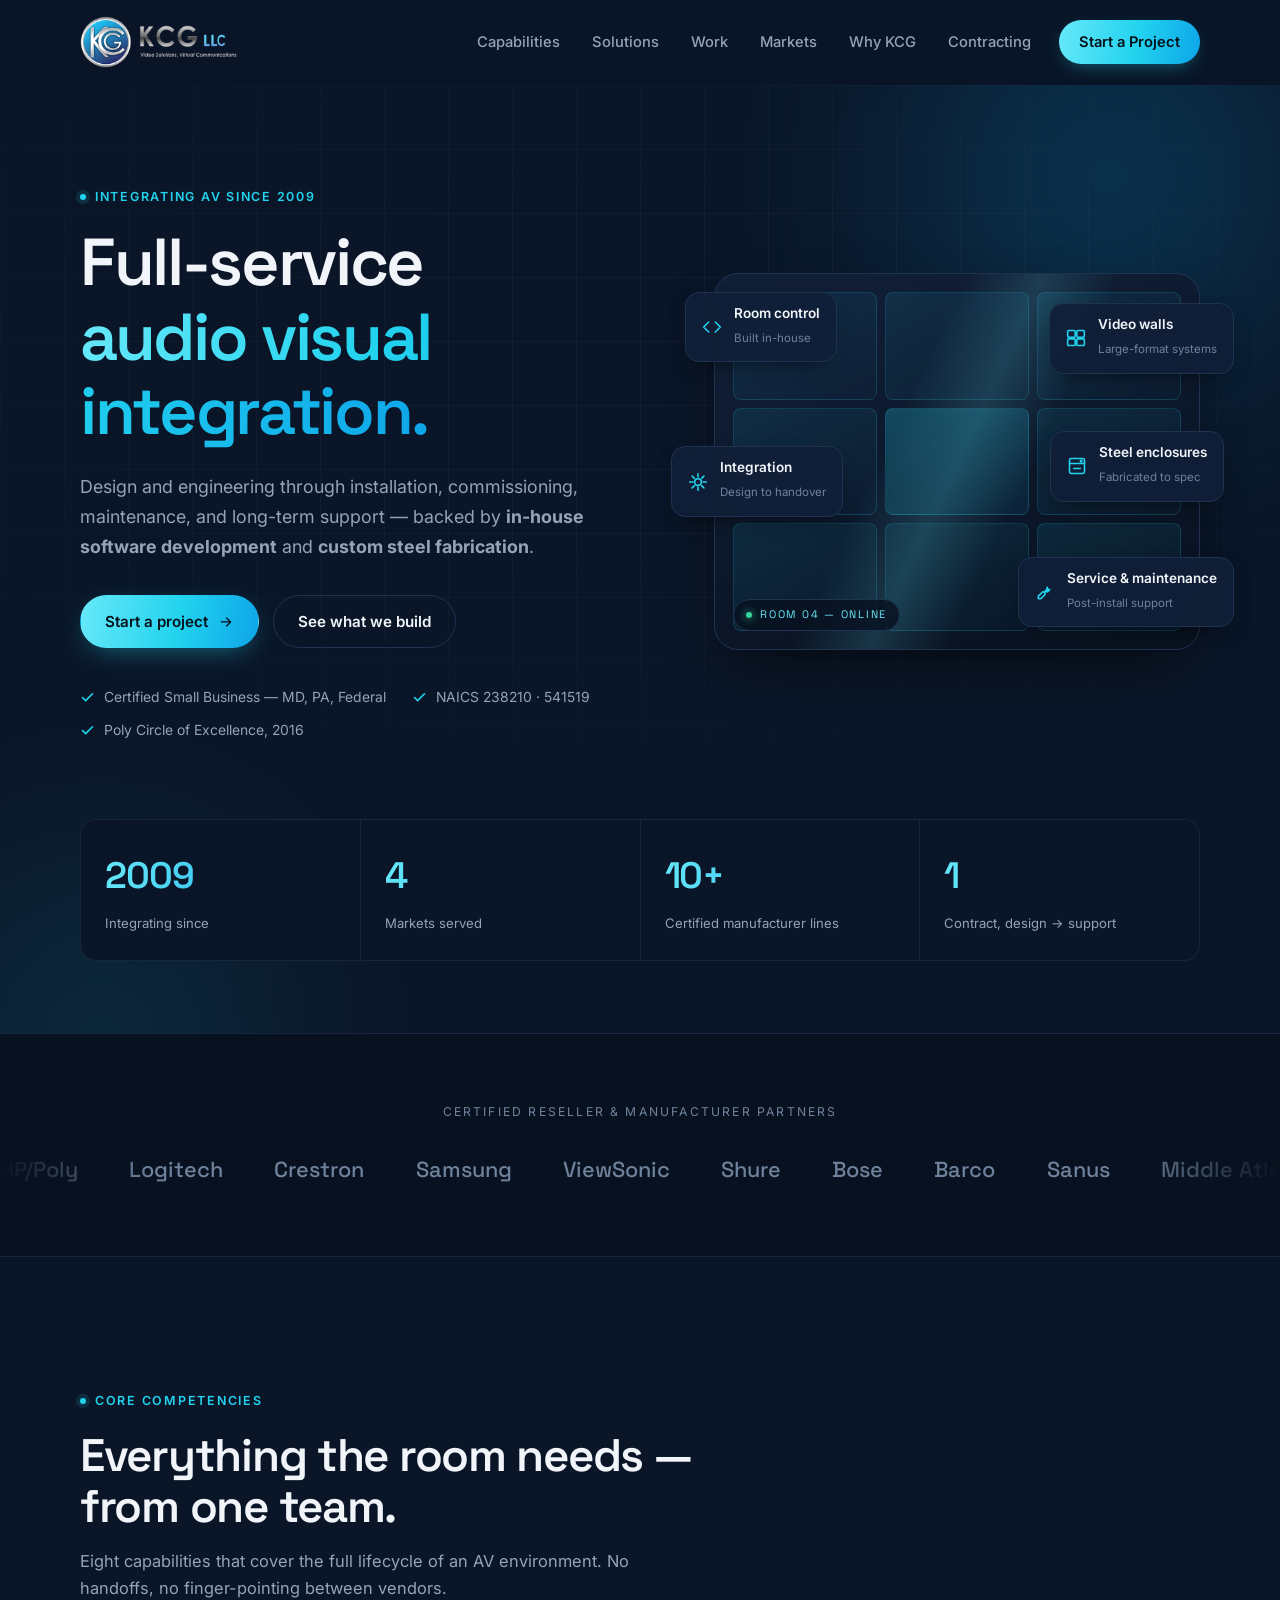
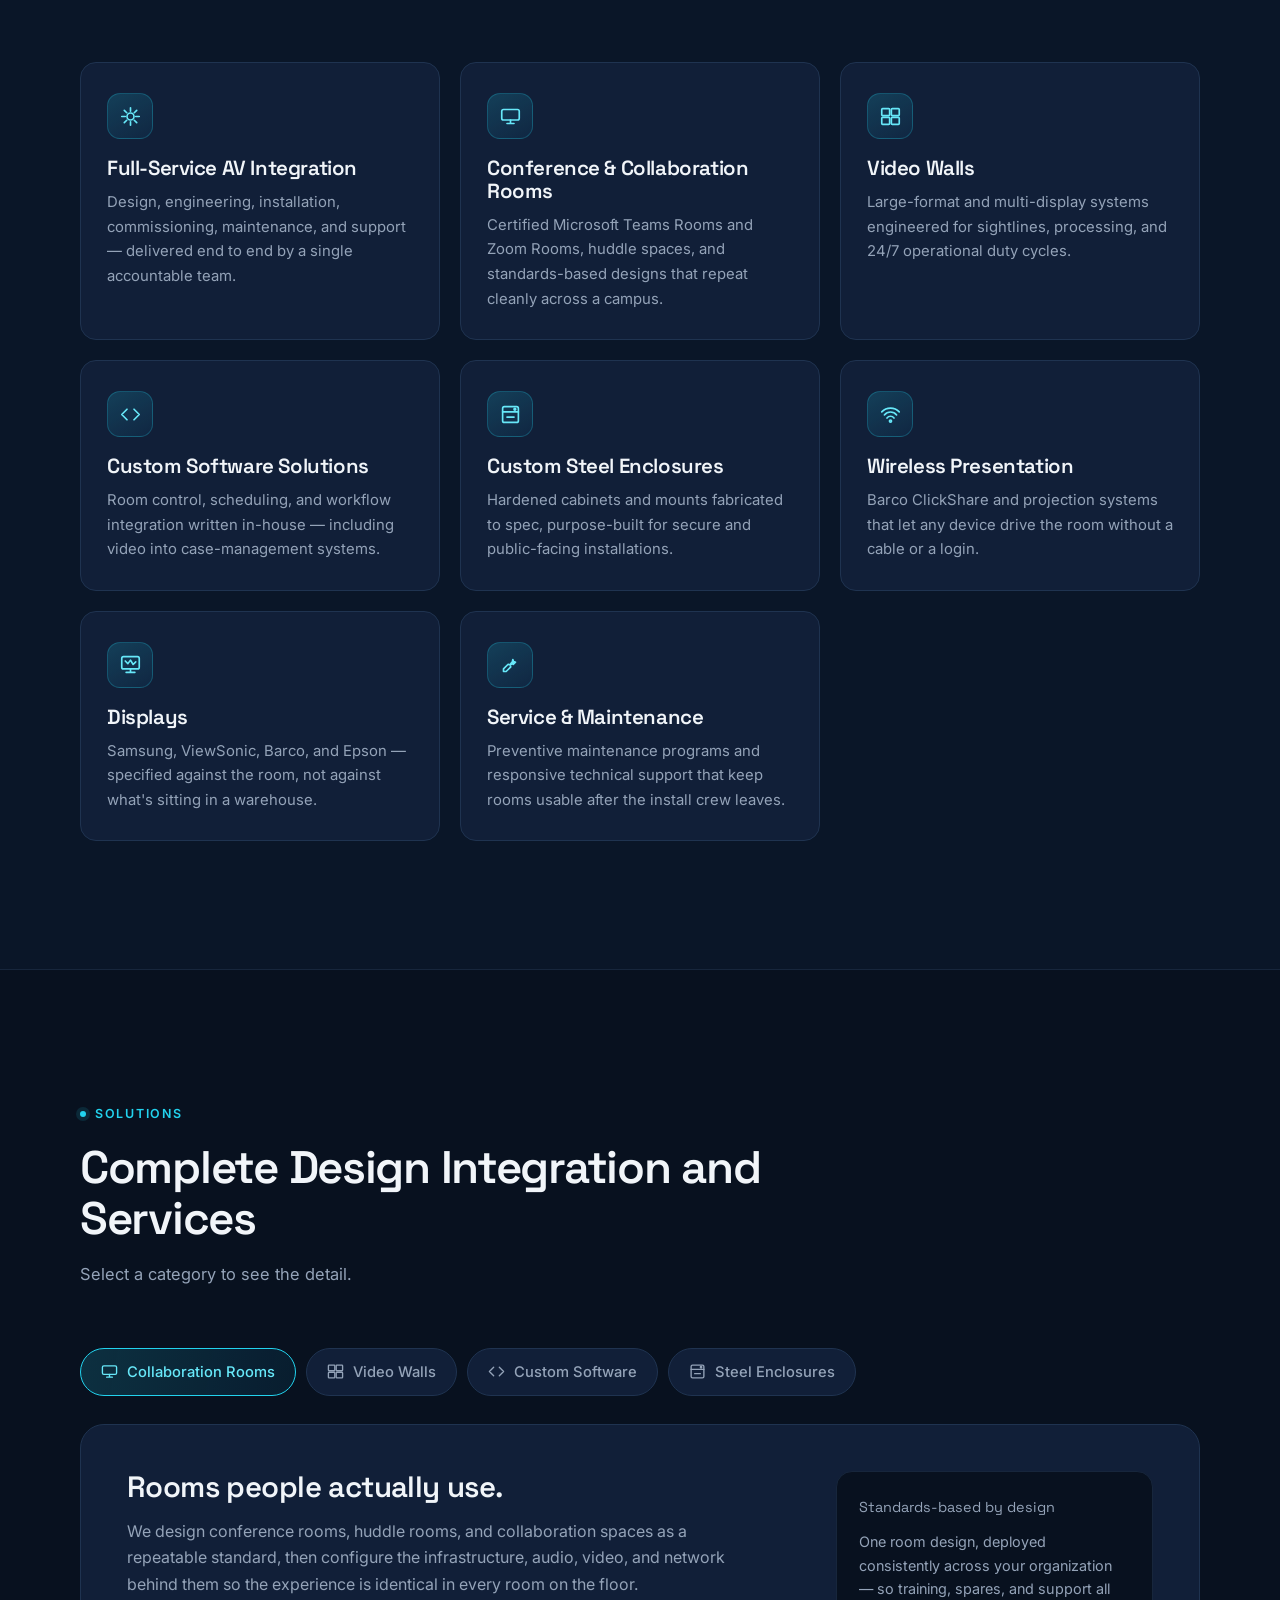
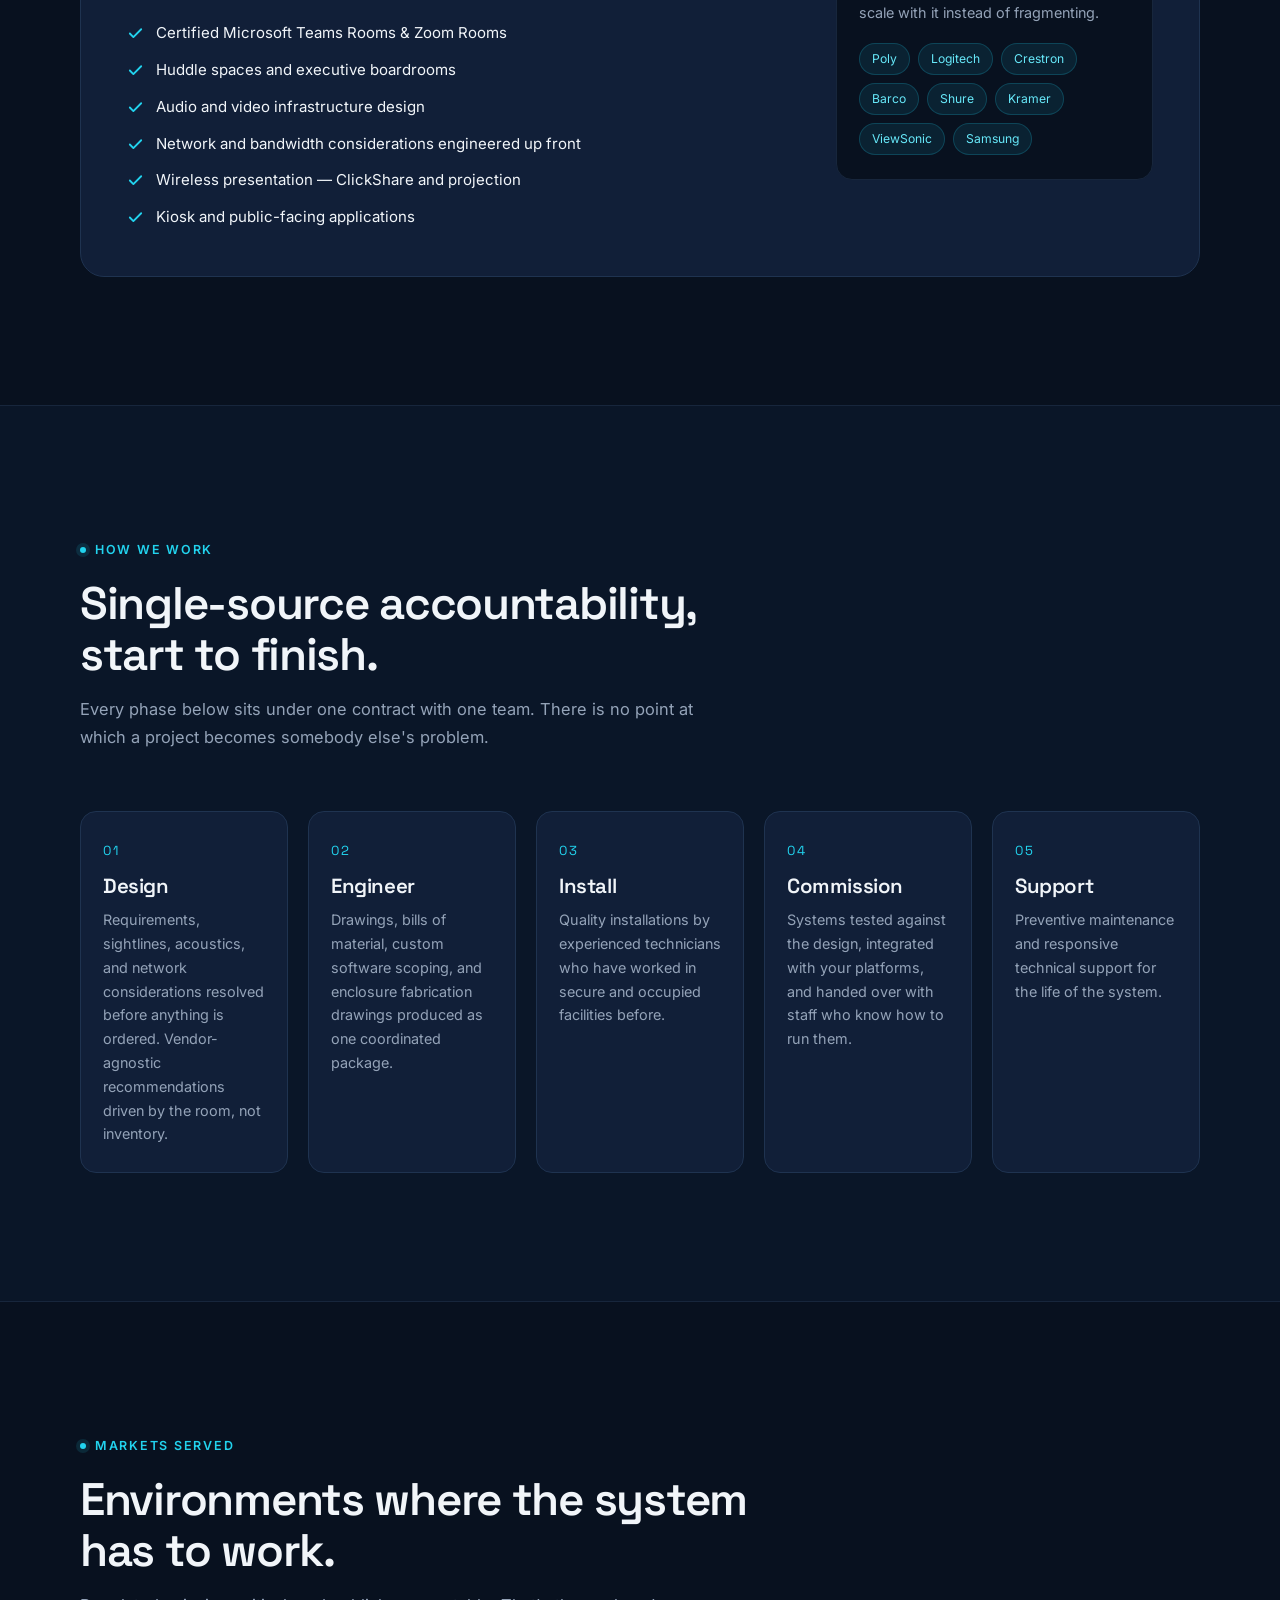
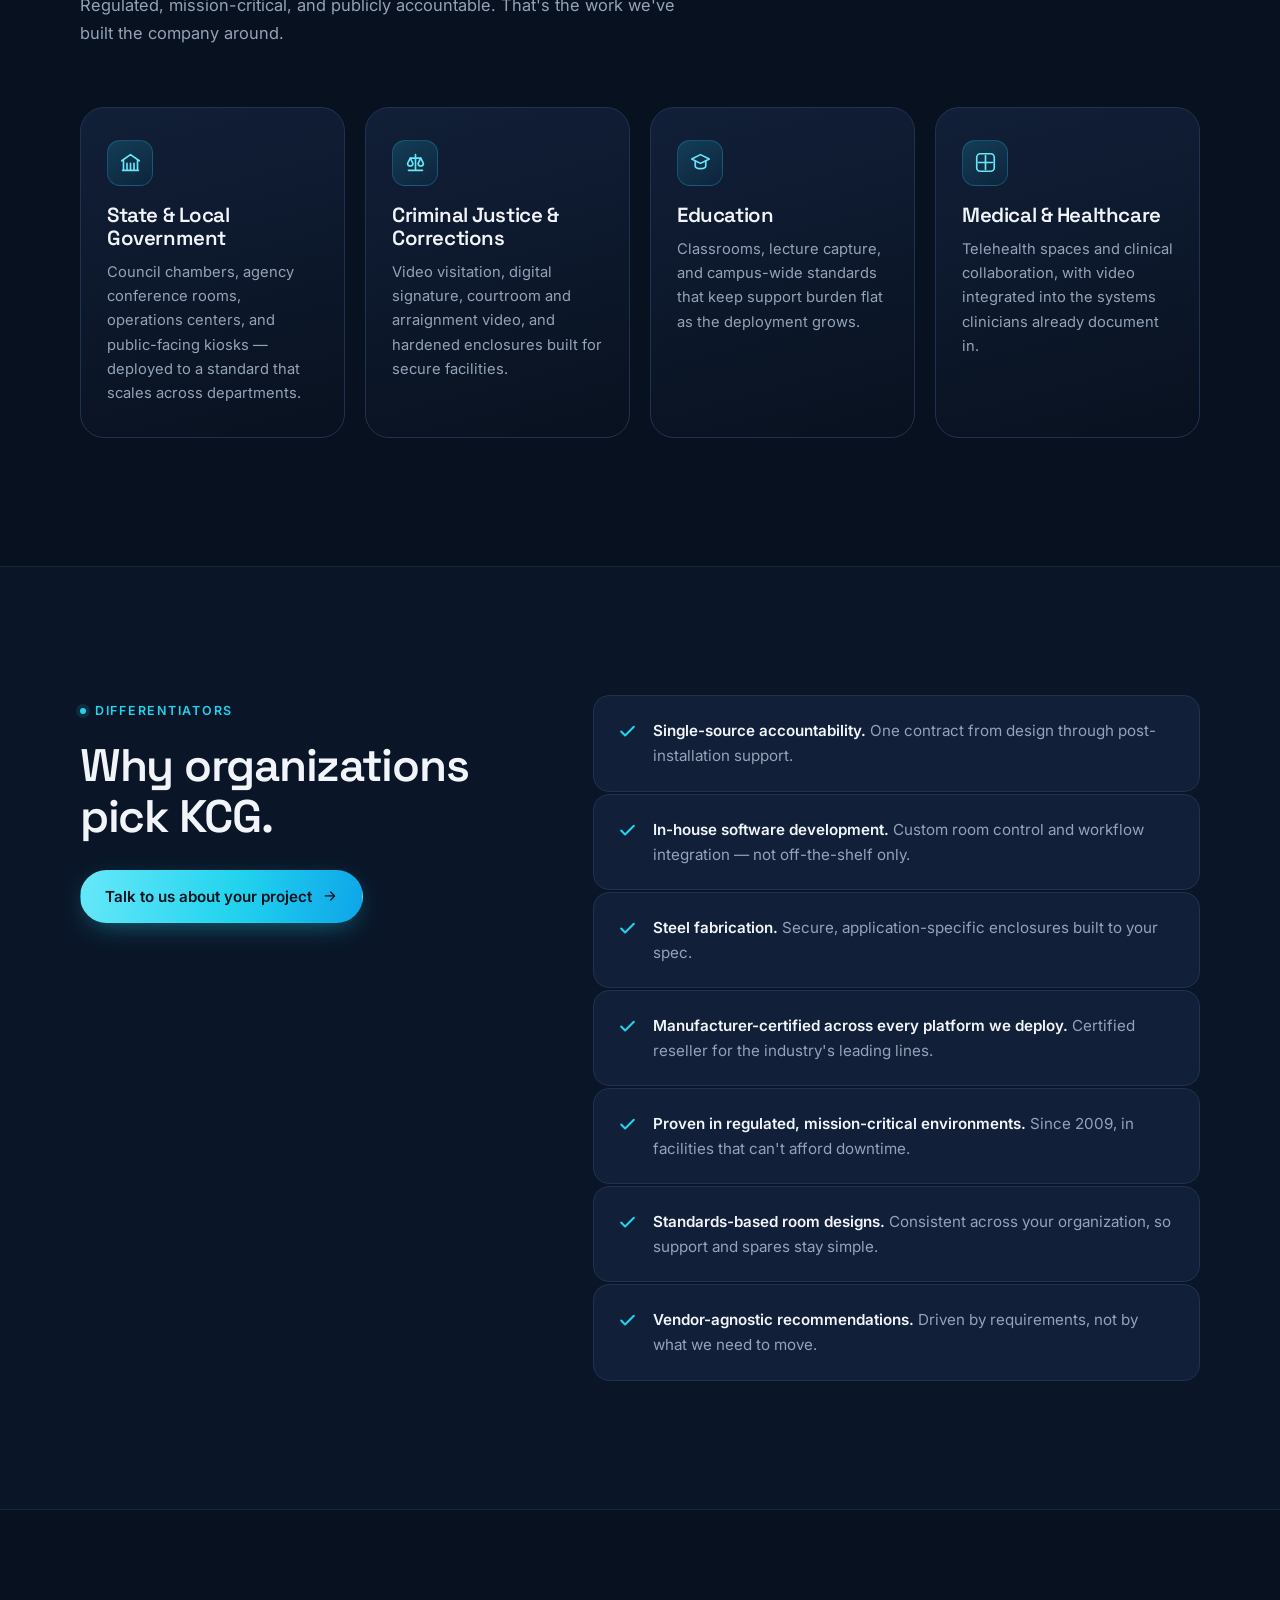
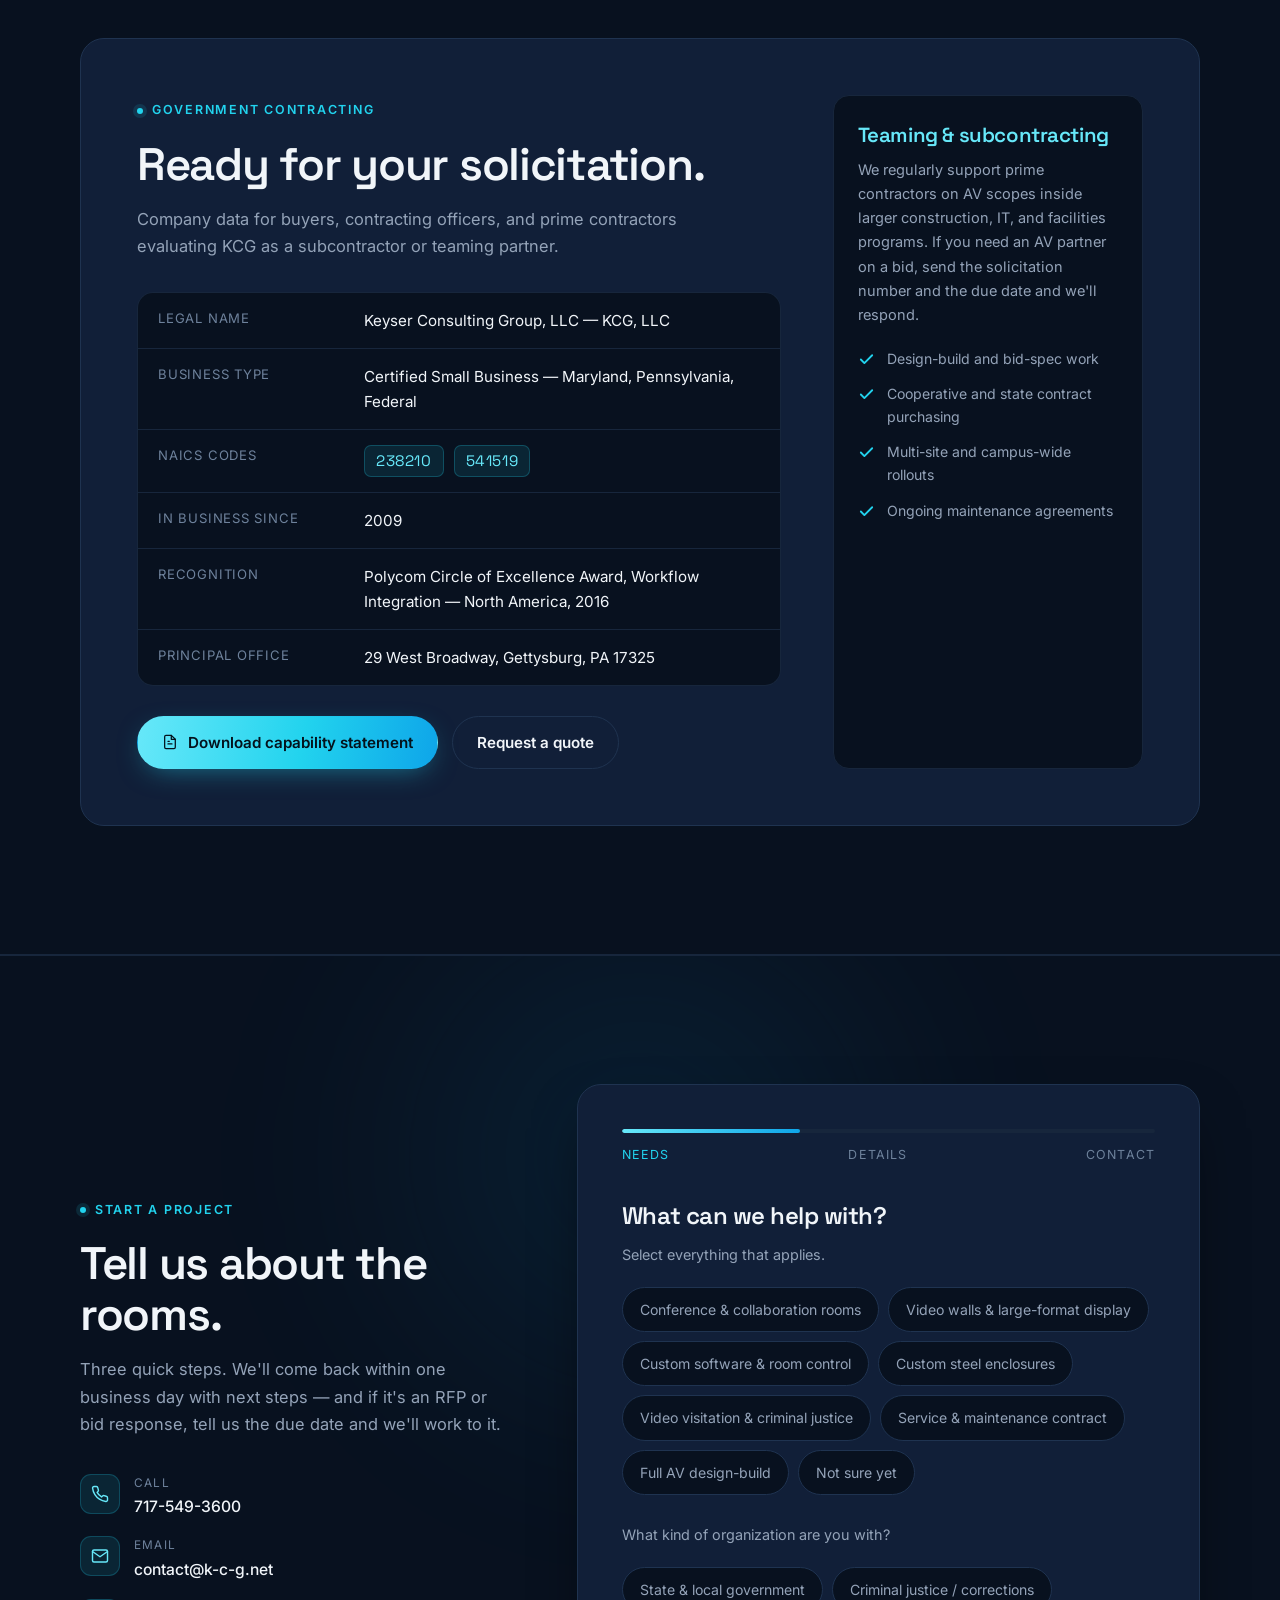
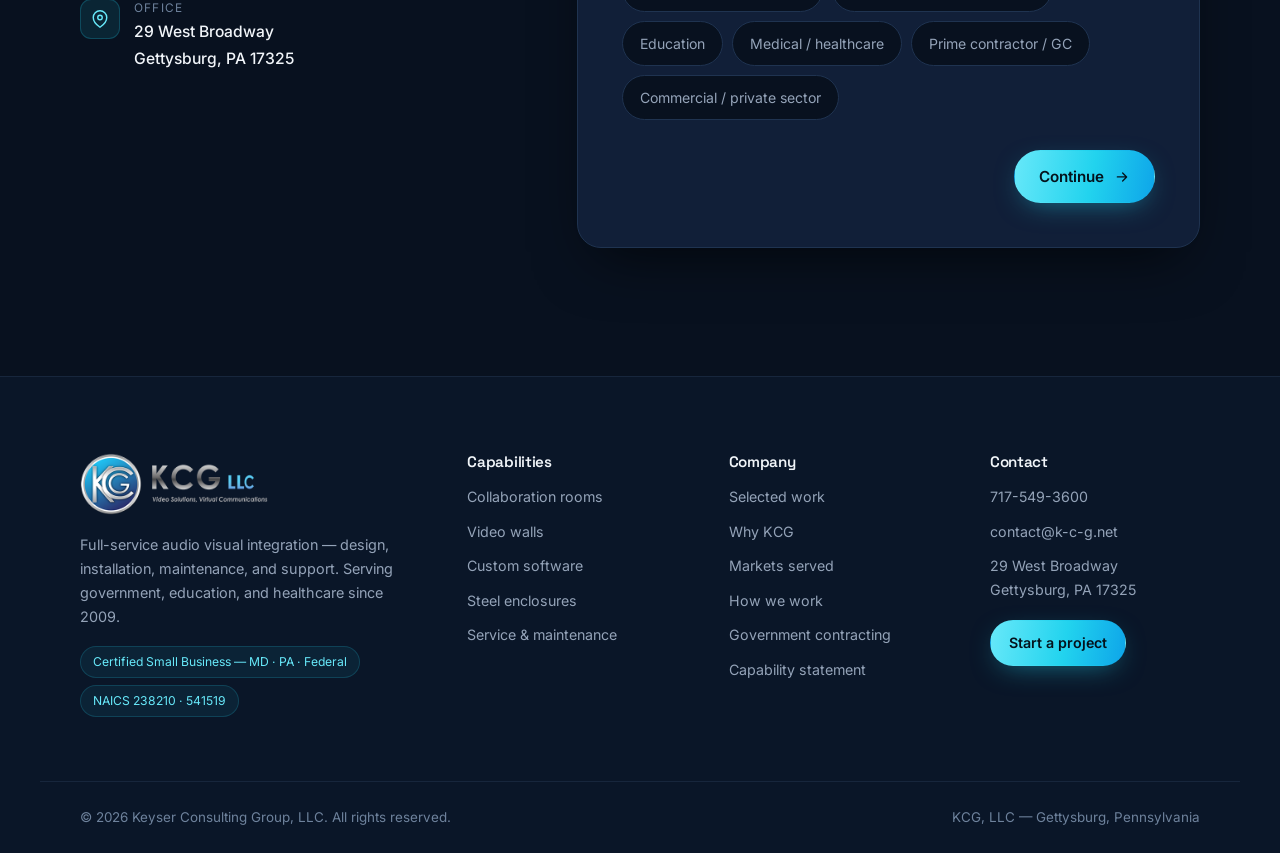
<file: index.html>
<!DOCTYPE html>
<html lang="en">
<head>
<meta charset="utf-8">
<meta name="viewport" content="width=device-width, initial-scale=1">
<title>KCG — Full-Service Audio Visual Integration | Keyser Consulting Group</title>
<meta name="description" content="KCG is a full-service audio visual integrator: design, engineering, installation, commissioning, maintenance and support. In-house custom software and steel fabrication. Serving state &amp; local government, education, and healthcare since 2009.">
<link rel="canonical" href="https://www.k-c-g.net/">

<!-- Open Graph / social -->
<meta property="og:type" content="website">
<meta property="og:title" content="KCG — Full-Service Audio Visual Integration">
<meta property="og:description" content="Design through support, under one contract. Conference rooms, video walls, custom room-control software, and custom steel enclosures for government, education, and healthcare.">
<meta property="og:url" content="https://www.k-c-g.net/">
<meta property="og:image" content="https://www.k-c-g.net/assets/og-image.png">
<meta property="og:site_name" content="Keyser Consulting Group">
<meta name="twitter:card" content="summary_large_image">
<meta name="theme-color" content="#0A1628">

<link rel="icon" href="assets/favicon.ico" sizes="any">
<link rel="icon" href="assets/img/favicon-32.png" type="image/png" sizes="32x32">
<link rel="apple-touch-icon" href="assets/img/favicon-180.png">

<link rel="preconnect" href="https://fonts.googleapis.com">
<link rel="preconnect" href="https://fonts.gstatic.com" crossorigin>
<link href="https://fonts.googleapis.com/css2?family=Inter:wght@400;500;600;700&family=Space+Grotesk:wght@500;600;700&display=swap" rel="stylesheet">
<link rel="stylesheet" href="assets/styles.css?v=3">

<script type="application/ld+json">
{
  "@context": "https://schema.org",
  "@type": "ProfessionalService",
  "name": "Keyser Consulting Group, LLC",
  "alternateName": "KCG, LLC",
  "description": "Full-service audio visual integrator providing design, engineering, installation, commissioning, maintenance and support, plus in-house custom software development and custom steel fabrication.",
  "url": "https://www.k-c-g.net/",
  "email": "contact@k-c-g.net",
  "telephone": "+1-717-549-3600",
  "foundingDate": "2009",
  "address": {
    "@type": "PostalAddress",
    "streetAddress": "29 West Broadway",
    "addressLocality": "Gettysburg",
    "addressRegion": "PA",
    "postalCode": "17325",
    "addressCountry": "US"
  },
  "areaServed": ["Pennsylvania", "Maryland", "United States"],
  "knowsAbout": ["Audio visual integration", "Video conferencing", "Microsoft Teams Rooms", "Zoom Rooms", "Video walls", "Room control systems", "Video visitation systems"]
}
</script>
<script>document.documentElement.classList.add('js');</script>
</head>
<body>

<!-- ============ SVG ICON SPRITE ============ -->
<svg width="0" height="0" style="position:absolute" aria-hidden="true" focusable="false">
  <defs>
    <symbol id="i-integration" viewBox="0 0 24 24"><path d="M12 2v4M12 18v4M2 12h4M18 12h4M4.9 4.9l2.8 2.8M16.3 16.3l2.8 2.8M19.1 4.9l-2.8 2.8M7.7 16.3l-2.8 2.8"/><circle cx="12" cy="12" r="4"/></symbol>
    <symbol id="i-room" viewBox="0 0 24 24"><rect x="2" y="4" width="20" height="12" rx="2"/><path d="M8 20h8M12 16v4"/></symbol>
    <symbol id="i-wall" viewBox="0 0 24 24"><rect x="2" y="3" width="9" height="8" rx="1"/><rect x="13" y="3" width="9" height="8" rx="1"/><rect x="2" y="13" width="9" height="8" rx="1"/><rect x="13" y="13" width="9" height="8" rx="1"/></symbol>
    <symbol id="i-code" viewBox="0 0 24 24"><path d="M8 6l-6 6 6 6M16 6l6 6-6 6"/></symbol>
    <symbol id="i-steel" viewBox="0 0 24 24"><rect x="3" y="3" width="18" height="18" rx="2"/><path d="M3 9h18M8 15h8"/><circle cx="17" cy="6" r="1"/></symbol>
    <symbol id="i-wireless" viewBox="0 0 24 24"><path d="M5 12.5a9 9 0 0114 0M8 16a5 5 0 018 0"/><circle cx="12" cy="19.5" r="1.2"/><path d="M2 9a14 14 0 0120 0"/></symbol>
    <symbol id="i-display" viewBox="0 0 24 24"><rect x="2" y="3" width="20" height="14" rx="2"/><path d="M7 21h10M12 17v4"/><path d="M6 8l3 3 3-4 3 5 3-3"/></symbol>
    <symbol id="i-service" viewBox="0 0 24 24"><path d="M14.7 6.3a4 4 0 01-5.4 5.4L4 17v3h3l5.3-5.3a4 4 0 015.4-5.4l-2.6 2.6-1.4-1.4z"/></symbol>
    <symbol id="i-gov" viewBox="0 0 24 24"><path d="M3 21h18M4 21V10M20 21V10M8 21V13M12 21V13M16 21V13M2 10l10-7 10 7"/></symbol>
    <symbol id="i-edu" viewBox="0 0 24 24"><path d="M22 8L12 3 2 8l10 5 10-5z"/><path d="M6 10.5V16c0 1.7 2.7 3 6 3s6-1.3 6-3v-5.5"/></symbol>
    <symbol id="i-med" viewBox="0 0 24 24"><path d="M12 4v16M4 12h16"/><rect x="2" y="2" width="20" height="20" rx="4"/></symbol>
    <symbol id="i-justice" viewBox="0 0 24 24"><path d="M12 3v18M6 7h12M4 21h16"/><path d="M6 7l-3 6a3 3 0 006 0zM18 7l3 6a3 3 0 01-6 0z"/></symbol>
    <symbol id="i-check" viewBox="0 0 24 24"><path d="M20 6L9 17l-5-5"/></symbol>
    <symbol id="i-arrow" viewBox="0 0 24 24"><path d="M5 12h14M13 6l6 6-6 6"/></symbol>
    <symbol id="i-phone" viewBox="0 0 24 24"><path d="M22 16.9v3a2 2 0 01-2.2 2 19.8 19.8 0 01-8.6-3.1 19.5 19.5 0 01-6-6A19.8 19.8 0 012.1 4.2 2 2 0 014.1 2h3a2 2 0 012 1.7c.1 1 .4 1.9.7 2.8a2 2 0 01-.5 2.1L8.1 9.9a16 16 0 006 6l1.3-1.2a2 2 0 012.1-.5c.9.3 1.8.6 2.8.7a2 2 0 011.7 2z"/></symbol>
    <symbol id="i-mail" viewBox="0 0 24 24"><rect x="2" y="4" width="20" height="16" rx="2"/><path d="M22 6l-10 7L2 6"/></symbol>
    <symbol id="i-pin" viewBox="0 0 24 24"><path d="M21 10c0 7-9 13-9 13s-9-6-9-13a9 9 0 0118 0z"/><circle cx="12" cy="10" r="3"/></symbol>
    <symbol id="i-doc" viewBox="0 0 24 24"><path d="M14 2H6a2 2 0 00-2 2v16a2 2 0 002 2h12a2 2 0 002-2V8z"/><path d="M14 2v6h6M9 15h6M9 11h2"/></symbol>
    <symbol id="i-shield" viewBox="0 0 24 24"><path d="M12 22s8-4 8-10V5l-8-3-8 3v7c0 6 8 10 8 10z"/><path d="M9 12l2 2 4-4"/></symbol>
    <symbol id="i-net" viewBox="0 0 24 24"><circle cx="12" cy="12" r="10"/><path d="M2 12h20M12 2a15 15 0 010 20 15 15 0 010-20z"/></symbol>
  </defs>
</svg>

<a class="skip-link" href="#main">Skip to content</a>

<!-- ============ HEADER ============ -->
<header class="site-header" id="site-header">
  <div class="wrap header-inner">
    <a class="brand" href="#top" aria-label="KCG LLC — Keyser Consulting Group, home">
      <img class="brand-lockup" src="assets/img/kcg-logo-light.png" width="454" height="150"
           alt="KCG LLC — Video Solutions, Virtual Communications">
      <img class="brand-badge" src="assets/img/kcgicon.png" width="151" height="150" alt="KCG LLC">
    </a>

    <nav class="site-nav" id="site-nav" aria-label="Primary">
      <a href="#capabilities">Capabilities</a>
      <a href="#solutions">Solutions</a>
      <a href="work.html">Work</a>
      <a href="#markets">Markets</a>
      <a href="#why">Why KCG</a>
      <a href="#government">Contracting</a>
      <a class="nav-cta" href="#contact">Start a Project</a>
    </nav>

    <button class="nav-toggle" id="nav-toggle" aria-expanded="false" aria-controls="site-nav" aria-label="Open menu">
      <span></span><span></span><span></span>
    </button>
  </div>
</header>

<main id="main">

<!-- ============ HERO ============ -->
<section class="hero" id="top">
  <div class="hero-bg" aria-hidden="true">
    <div class="glow glow-a"></div>
    <div class="glow glow-b"></div>
    <div class="grid-overlay"></div>
  </div>

  <div class="wrap hero-inner">
    <div class="hero-copy">
      <p class="eyebrow"><span class="dot"></span> Integrating AV since 2009</p>
      <h1>
        Full-service<br>
        <span class="grad">audio&nbsp;visual integration.</span>
      </h1>
      <p class="lede">
        Design and engineering through installation, commissioning, maintenance, and long-term
        support &mdash; backed by <strong>in-house software development</strong> and
        <strong>custom steel fabrication</strong>.
      </p>

      <div class="hero-actions">
        <a class="btn btn-primary" href="#contact">Start a project <svg class="ico"><use href="#i-arrow"/></svg></a>
        <a class="btn btn-ghost" href="#solutions">See what we build</a>
      </div>

      <ul class="hero-trust">
        <li><svg class="ico"><use href="#i-check"/></svg> Certified Small Business &mdash; MD, PA, Federal</li>
        <li><svg class="ico"><use href="#i-check"/></svg> NAICS 238210 &middot; 541519</li>
        <li><svg class="ico"><use href="#i-check"/></svg> Poly Circle of Excellence, 2016</li>
      </ul>
    </div>

    <div class="hero-visual" aria-hidden="true">
      <div class="videowall">
        <div class="panel-grid">
          <span></span><span></span><span></span>
          <span></span><span></span><span></span>
          <span></span><span></span><span></span>
        </div>
        <div class="sweep"></div>
        <div class="vw-label"><span class="live"></span> ROOM 04 &mdash; ONLINE</div>
      </div>
      <div class="float-card fc-1">
        <svg class="ico"><use href="#i-code"/></svg>
        <div><strong>Room control</strong><small>Built in-house</small></div>
      </div>
      <div class="float-card fc-2">
        <svg class="ico"><use href="#i-steel"/></svg>
        <div><strong>Steel enclosures</strong><small>Fabricated to spec</small></div>
      </div>
      <div class="float-card fc-3">
        <svg class="ico"><use href="#i-wall"/></svg>
        <div><strong>Video walls</strong><small>Large-format systems</small></div>
      </div>
      <div class="float-card fc-4">
        <svg class="ico"><use href="#i-integration"/></svg>
        <div><strong>Integration</strong><small>Design to handover</small></div>
      </div>
      <div class="float-card fc-5">
        <svg class="ico"><use href="#i-service"/></svg>
        <div><strong>Service &amp; maintenance</strong><small>Post-install support</small></div>
      </div>
    </div>
  </div>

  <!-- Stats bar -->
  <div class="wrap">
    <div class="statbar reveal">
      <div class="stat"><span class="num" data-count="2009" data-plain="1">2009</span><span class="lbl">Integrating since</span></div>
      <div class="stat"><span class="num" data-count="4">0</span><span class="lbl">Markets served</span></div>
      <div class="stat"><span class="num" data-count="10" data-suffix="+">0</span><span class="lbl">Certified manufacturer lines</span></div>
      <div class="stat"><span class="num">1</span><span class="lbl">Contract, design&nbsp;&rarr;&nbsp;support</span></div>
    </div>
  </div>
</section>

<!-- ============ PARTNER MARQUEE ============ -->
<section class="partners" aria-label="Certified reseller and manufacturer partners">
  <div class="wrap">
    <p class="partners-title">Certified reseller &amp; manufacturer partners</p>
  </div>
  <div class="marquee" data-marquee>
    <div class="marquee-track">
      <ul class="marquee-list">
        <li>HP/Poly</li><li>Logitech</li><li>Crestron</li><li>Samsung</li><li>ViewSonic</li><li>Shure</li>
        <li>Bose</li><li>Barco</li><li>Sanus</li><li>Middle&nbsp;Atlantic</li><li>Chief</li><li>C2G</li>
        <li>Da-Lite</li><li>Sonance</li><li>Epson</li><li>Kramer</li><li>Zoom</li><li>Neat</li>
      </ul>
      <ul class="marquee-list" aria-hidden="true">
        <li>HP/Poly</li><li>Logitech</li><li>Crestron</li><li>Samsung</li><li>ViewSonic</li><li>Shure</li>
        <li>Bose</li><li>Barco</li><li>Sanus</li><li>Middle&nbsp;Atlantic</li><li>Chief</li><li>C2G</li>
        <li>Da-Lite</li><li>Sonance</li><li>Epson</li><li>Kramer</li><li>Zoom</li><li>Neat</li>
      </ul>
    </div>
  </div>
</section>

<!-- ============ CAPABILITIES ============ -->
<section class="section" id="capabilities">
  <div class="wrap">
    <header class="section-head reveal">
      <p class="eyebrow"><span class="dot"></span> Core competencies</p>
      <h2>Everything the room needs &mdash; from one team.</h2>
      <p class="section-sub">Eight capabilities that cover the full lifecycle of an AV environment. No handoffs, no finger-pointing between vendors.</p>
    </header>

    <div class="card-grid">
      <article class="card reveal">
        <span class="card-ico"><svg class="ico"><use href="#i-integration"/></svg></span>
        <h3>Full-Service AV Integration</h3>
        <p>Design, engineering, installation, commissioning, maintenance, and support &mdash; delivered end to end by a single accountable team.</p>
      </article>
      <article class="card reveal">
        <span class="card-ico"><svg class="ico"><use href="#i-room"/></svg></span>
        <h3>Conference &amp; Collaboration Rooms</h3>
        <p>Certified Microsoft Teams Rooms and Zoom Rooms, huddle spaces, and standards-based designs that repeat cleanly across a campus.</p>
      </article>
      <article class="card reveal">
        <span class="card-ico"><svg class="ico"><use href="#i-wall"/></svg></span>
        <h3>Video Walls</h3>
        <p>Large-format and multi-display systems engineered for sightlines, processing, and 24/7 operational duty cycles.</p>
      </article>
      <article class="card reveal">
        <span class="card-ico"><svg class="ico"><use href="#i-code"/></svg></span>
        <h3>Custom Software Solutions</h3>
        <p>Room control, scheduling, and workflow integration written in-house &mdash; including video into case-management systems.</p>
      </article>
      <article class="card reveal">
        <span class="card-ico"><svg class="ico"><use href="#i-steel"/></svg></span>
        <h3>Custom Steel Enclosures</h3>
        <p>Hardened cabinets and mounts fabricated to spec, purpose-built for secure and public-facing installations.</p>
      </article>
      <article class="card reveal">
        <span class="card-ico"><svg class="ico"><use href="#i-wireless"/></svg></span>
        <h3>Wireless Presentation</h3>
        <p>Barco ClickShare and projection systems that let any device drive the room without a cable or a login.</p>
      </article>
      <article class="card reveal">
        <span class="card-ico"><svg class="ico"><use href="#i-display"/></svg></span>
        <h3>Displays</h3>
        <p>Samsung, ViewSonic, Barco, and Epson &mdash; specified against the room, not against what's sitting in a warehouse.</p>
      </article>
      <article class="card reveal">
        <span class="card-ico"><svg class="ico"><use href="#i-service"/></svg></span>
        <h3>Service &amp; Maintenance</h3>
        <p>Preventive maintenance programs and responsive technical support that keep rooms usable after the install crew leaves.</p>
      </article>
    </div>
  </div>
</section>

<!-- ============ SOLUTIONS ============ -->
<section class="section section-alt" id="solutions">
  <div class="wrap">
    <header class="section-head reveal">
      <p class="eyebrow"><span class="dot"></span> Solutions</p>
      <h2>Complete Design Integration and Services</h2>
      <p class="section-sub">Select a category to see the detail.</p>
    </header>

    <div class="tabs reveal" data-tabs>
      <div class="tablist" role="tablist" aria-label="Solution categories">
        <button role="tab" id="tab-rooms" aria-controls="pane-rooms" aria-selected="true" class="tab is-active">
          <svg class="ico"><use href="#i-room"/></svg> Collaboration Rooms
        </button>
        <button role="tab" id="tab-walls" aria-controls="pane-walls" aria-selected="false" class="tab">
          <svg class="ico"><use href="#i-wall"/></svg> Video Walls
        </button>
        <button role="tab" id="tab-software" aria-controls="pane-software" aria-selected="false" class="tab">
          <svg class="ico"><use href="#i-code"/></svg> Custom Software
        </button>
        <button role="tab" id="tab-steel" aria-controls="pane-steel" aria-selected="false" class="tab">
          <svg class="ico"><use href="#i-steel"/></svg> Steel Enclosures
        </button>
      </div>

      <!-- Rooms -->
      <div role="tabpanel" id="pane-rooms" aria-labelledby="tab-rooms" class="tabpanel is-active">
        <div class="pane-grid">
          <div class="pane-copy">
            <h3>Rooms people actually use.</h3>
            <p>We design conference rooms, huddle rooms, and collaboration spaces as a repeatable standard, then configure the infrastructure, audio, video, and network behind them so the experience is identical in every room on the floor.</p>
            <ul class="tick-list">
              <li><svg class="ico"><use href="#i-check"/></svg> Certified Microsoft Teams Rooms &amp; Zoom Rooms</li>
              <li><svg class="ico"><use href="#i-check"/></svg> Huddle spaces and executive boardrooms</li>
              <li><svg class="ico"><use href="#i-check"/></svg> Audio and video infrastructure design</li>
              <li><svg class="ico"><use href="#i-check"/></svg> Network and bandwidth considerations engineered up front</li>
              <li><svg class="ico"><use href="#i-check"/></svg> Wireless presentation &mdash; ClickShare and projection</li>
              <li><svg class="ico"><use href="#i-check"/></svg> Kiosk and public-facing applications</li>
            </ul>
          </div>
          <aside class="pane-side">
            <p class="side-kicker">Standards-based by design</p>
            <p>One room design, deployed consistently across your organization &mdash; so training, spares, and support all scale with it instead of fragmenting.</p>
            <div class="chiprow"><span>Poly</span><span>Logitech</span><span>Crestron</span><span>Barco</span><span>Shure</span><span>Kramer</span><span>ViewSonic</span><span>Samsung</span></div>
          </aside>
        </div>
      </div>

      <!-- Walls -->
      <div role="tabpanel" id="pane-walls" aria-labelledby="tab-walls" class="tabpanel" hidden>
        <div class="pane-grid">
          <div class="pane-copy">
            <h3>Large-format and multi-display systems.</h3>
            <p>Command centers, lobbies, courtrooms, and operations floors. We handle the processing, mounting structure, content routing, and the maintenance access that gets forgotten until something needs to be swapped out.</p>
            <ul class="tick-list">
              <li><svg class="ico"><use href="#i-check"/></svg> Multi-display video walls and large-format single displays</li>
              <li><svg class="ico"><use href="#i-check"/></svg> Samsung, ViewSonic, Barco, and Epson product lines</li>
              <li><svg class="ico"><use href="#i-check"/></svg> Legrand AV mounting &mdash; Chief, Da-Lite, Sanus</li>
              <li><svg class="ico"><use href="#i-check"/></svg> Content routing and source management</li>
              <li><svg class="ico"><use href="#i-check"/></svg> Serviceable mounting structure with real access clearance</li>
            </ul>
          </div>
          <aside class="pane-side">
            <p class="side-kicker">Built for duty cycle</p>
            <p>Displays destined for continuous operation get specified for it &mdash; not repurposed from a conference-room bill of materials.</p>
            <div class="chiprow"><span>Samsung</span><span>ViewSonic</span><span>Barco</span><span>Epson</span></div>
          </aside>
        </div>
      </div>

      <!-- Software -->
      <div role="tabpanel" id="pane-software" aria-labelledby="tab-software" class="tabpanel" hidden>
        <div class="pane-copy pane-copy-full">
          <h3>Software written for your workflow, not licensed to it.</h3>
          <p>We develop and maintain our own applications. That means a room-control interface can be shaped around how your staff actually work, and video can be integrated directly into the case-management and documentation systems already in use.</p>
        </div>
        <div class="mini-grid">
          <article class="mini">
            <h4>Room Control System</h4>
            <p>Windows-based control of AV equipment over RS-232 or Telnet. Configurable without writing code, with an enterprise monitoring dashboard across every room.</p>
            <p class="mini-note">Roughly one-third less cost than competing systems, using standards-based hardware.</p>
          </article>
          <article class="mini">
            <h4>Multi-Station Control</h4>
            <p>Browser-based control of multiple video endpoints, and call placement from a single station. Deployable enterprise-wide or at one site.</p>
          </article>
          <article class="mini">
            <h4>Video Visitation</h4>
            <p>Scheduling and delivery for professional visits &mdash; probation, parole, counsel, and treatment professionals &mdash; with recording, live streaming, audit controls, and reporting.</p>
          </article>
          <article class="mini">
            <h4>Digital Signature</h4>
            <p>Documents displayed through the video conferencing system and signed remotely, captured back into the record without a physical handoff.</p>
          </article>
          <article class="mini">
            <h4>Workflow &amp; Case-Management Integration</h4>
            <p>Applications that push video and documentation into existing systems across healthcare, criminal justice, and education.</p>
          </article>
          <article class="mini">
            <h4>Content Delivery &amp; Documentation</h4>
            <p>Customizable applications for incorporating content delivery and documentation into a customer's existing workflow.</p>
          </article>
        </div>
      </div>

      <!-- Steel -->
      <div role="tabpanel" id="pane-steel" aria-labelledby="tab-steel" class="tabpanel" hidden>
        <div class="pane-grid">
          <div class="pane-copy">
            <h3>Hardened enclosures, fabricated in-house.</h3>
            <p>When an installation has to survive a public corridor, a secure facility, or a housing unit, off-the-shelf mounts do not hold up. We fabricate custom steel enclosures to spec &mdash; sized to the device, serviceable from the front, and built to be attacked.</p>
            <ul class="tick-list">
              <li><svg class="ico"><use href="#i-check"/></svg> Securely houses Poly X52, X32, or Logitech Rally Bar Huddle</li>
              <li><svg class="ico"><use href="#i-check"/></svg> 24&Prime; monitor integrated behind the faceplate</li>
              <li><svg class="ico"><use href="#i-check"/></svg> Inmate-grade handset, 1,000&nbsp;lb pull strength, USB to the video device</li>
              <li><svg class="ico"><use href="#i-check"/></svg> Front case folds down for full access and service</li>
              <li><svg class="ico"><use href="#i-check"/></svg> Small wall unit dimensions: 24&nbsp;&times;&nbsp;24&nbsp;&times;&nbsp;6&Prime;</li>
              <li><svg class="ico"><use href="#i-check"/></svg> Custom sizes and configurations fabricated to your spec</li>
            </ul>
          </div>
          <aside class="pane-side">
            <p class="side-kicker">Why it matters</p>
            <p>Most integrators outsource fabrication. We don't &mdash; which means the enclosure, the device inside it, and the software driving it are all on the same schedule and the same contract.</p>
            <div class="chiprow"><span>Wall units</span><span>Mounts &amp; stands</span><span>Hardened cases</span></div>
          </aside>
        </div>
      </div>
    </div>
  </div>
</section>

<!-- ============ PROCESS ============ -->
<section class="section" id="process">
  <div class="wrap">
    <header class="section-head reveal">
      <p class="eyebrow"><span class="dot"></span> How we work</p>
      <h2>Single-source accountability, start to finish.</h2>
      <p class="section-sub">Every phase below sits under one contract with one team. There is no point at which a project becomes somebody else's problem.</p>
    </header>

    <ol class="process">
      <li class="reveal"><span class="pnum">01</span><h3>Design</h3><p>Requirements, sightlines, acoustics, and network considerations resolved before anything is ordered. Vendor-agnostic recommendations driven by the room, not inventory.</p></li>
      <li class="reveal"><span class="pnum">02</span><h3>Engineer</h3><p>Drawings, bills of material, custom software scoping, and enclosure fabrication drawings produced as one coordinated package.</p></li>
      <li class="reveal"><span class="pnum">03</span><h3>Install</h3><p>Quality installations by experienced technicians who have worked in secure and occupied facilities before.</p></li>
      <li class="reveal"><span class="pnum">04</span><h3>Commission</h3><p>Systems tested against the design, integrated with your platforms, and handed over with staff who know how to run them.</p></li>
      <li class="reveal"><span class="pnum">05</span><h3>Support</h3><p>Preventive maintenance and responsive technical support for the life of the system.</p></li>
    </ol>
  </div>
</section>

<!-- ============ MARKETS ============ -->
<section class="section section-alt" id="markets">
  <div class="wrap">
    <header class="section-head reveal">
      <p class="eyebrow"><span class="dot"></span> Markets served</p>
      <h2>Environments where the system has to work.</h2>
      <p class="section-sub">Regulated, mission-critical, and publicly accountable. That's the work we've built the company around.</p>
    </header>

    <div class="market-grid">
      <article class="market reveal">
        <span class="card-ico"><svg class="ico"><use href="#i-gov"/></svg></span>
        <h3>State &amp; Local Government</h3>
        <p>Council chambers, agency conference rooms, operations centers, and public-facing kiosks &mdash; deployed to a standard that scales across departments.</p>
      </article>
      <article class="market reveal">
        <span class="card-ico"><svg class="ico"><use href="#i-justice"/></svg></span>
        <h3>Criminal Justice &amp; Corrections</h3>
        <p>Video visitation, digital signature, courtroom and arraignment video, and hardened enclosures built for secure facilities.</p>
      </article>
      <article class="market reveal">
        <span class="card-ico"><svg class="ico"><use href="#i-edu"/></svg></span>
        <h3>Education</h3>
        <p>Classrooms, lecture capture, and campus-wide standards that keep support burden flat as the deployment grows.</p>
      </article>
      <article class="market reveal">
        <span class="card-ico"><svg class="ico"><use href="#i-med"/></svg></span>
        <h3>Medical &amp; Healthcare</h3>
        <p>Telehealth spaces and clinical collaboration, with video integrated into the systems clinicians already document in.</p>
      </article>
    </div>
  </div>
</section>

<!-- ============ WHY KCG ============ -->
<section class="section" id="why">
  <div class="wrap why-wrap">
    <div class="why-copy reveal">
      <p class="eyebrow"><span class="dot"></span> Differentiators</p>
      <h2>Why organizations pick&nbsp;KCG.</h2>
      <a class="btn btn-primary" href="#contact">Talk to us about your project <svg class="ico"><use href="#i-arrow"/></svg></a>
    </div>

    <ul class="why-list">
      <li class="reveal"><svg class="ico"><use href="#i-check"/></svg><div><strong>Single-source accountability.</strong> One contract from design through post-installation support.</div></li>
      <li class="reveal"><svg class="ico"><use href="#i-check"/></svg><div><strong>In-house software development.</strong> Custom room control and workflow integration &mdash; not off-the-shelf only.</div></li>
      <li class="reveal"><svg class="ico"><use href="#i-check"/></svg><div><strong>Steel fabrication.</strong> Secure, application-specific enclosures built to your spec.</div></li>
      <li class="reveal"><svg class="ico"><use href="#i-check"/></svg><div><strong>Manufacturer-certified across every platform we deploy.</strong> Certified reseller for the industry's leading lines.</div></li>
      <li class="reveal"><svg class="ico"><use href="#i-check"/></svg><div><strong>Proven in regulated, mission-critical environments.</strong> Since 2009, in facilities that can't afford downtime.</div></li>
      <li class="reveal"><svg class="ico"><use href="#i-check"/></svg><div><strong>Standards-based room designs.</strong> Consistent across your organization, so support and spares stay simple.</div></li>
      <li class="reveal"><svg class="ico"><use href="#i-check"/></svg><div><strong>Vendor-agnostic recommendations.</strong> Driven by requirements, not by what we need to move.</div></li>
    </ul>
  </div>
</section>

<!-- ============ GOVERNMENT / CAPABILITY STATEMENT ============ -->
<section class="section section-alt" id="government">
  <div class="wrap">
    <div class="gov-panel reveal">
      <div class="gov-main">
        <p class="eyebrow"><span class="dot"></span> Government contracting</p>
        <h2>Ready for your solicitation.</h2>
        <p class="section-sub">Company data for buyers, contracting officers, and prime contractors evaluating KCG as a subcontractor or teaming partner.</p>

        <dl class="gov-data">
          <div><dt>Legal name</dt><dd>Keyser Consulting Group, LLC &mdash; KCG, LLC</dd></div>
          <div><dt>Business type</dt><dd>Certified Small Business &mdash; Maryland, Pennsylvania, Federal</dd></div>
          <div><dt>NAICS codes</dt><dd><span class="naics">238210</span> <span class="naics">541519</span></dd></div>
          <div><dt>In business since</dt><dd>2009</dd></div>
          <div><dt>Recognition</dt><dd>Polycom Circle of Excellence Award, Workflow Integration &mdash; North America, 2016</dd></div>
          <div><dt>Principal office</dt><dd>29 West Broadway, Gettysburg, PA 17325</dd></div>
        </dl>

        <div class="gov-actions">
          <a class="btn btn-primary" href="assets/KCG-Capability-Statement.pdf" download>
            <svg class="ico"><use href="#i-doc"/></svg> Download capability statement
          </a>
          <a class="btn btn-ghost" href="#contact">Request a quote</a>
        </div>
      </div>

      <aside class="gov-side">
        <h3>Teaming &amp; subcontracting</h3>
        <p>We regularly support prime contractors on AV scopes inside larger construction, IT, and facilities programs. If you need an AV partner on a bid, send the solicitation number and the due date and we'll respond.</p>
        <ul class="tick-list tick-sm">
          <li><svg class="ico"><use href="#i-check"/></svg> Design-build and bid-spec work</li>
          <li><svg class="ico"><use href="#i-check"/></svg> Cooperative and state contract purchasing</li>
          <li><svg class="ico"><use href="#i-check"/></svg> Multi-site and campus-wide rollouts</li>
          <li><svg class="ico"><use href="#i-check"/></svg> Ongoing maintenance agreements</li>
        </ul>
      </aside>
    </div>
  </div>
</section>

<!-- ============ CONTACT FUNNEL ============ -->
<section class="section contact-section" id="contact">
  <div class="contact-bg" aria-hidden="true"><div class="glow glow-c"></div></div>
  <div class="wrap contact-wrap">

    <div class="contact-intro reveal">
      <p class="eyebrow"><span class="dot"></span> Start a project</p>
      <h2>Tell us about the rooms.</h2>
      <p class="section-sub">Three quick steps. We'll come back within one business day with next steps &mdash; and if it's an RFP or bid response, tell us the due date and we'll work to it.</p>

      <ul class="contact-methods">
        <li>
          <span class="cm-ico"><svg class="ico"><use href="#i-phone"/></svg></span>
          <div><small>Call</small><a href="tel:+17175493600">717-549-3600</a></div>
        </li>
        <li>
          <span class="cm-ico"><svg class="ico"><use href="#i-mail"/></svg></span>
          <div><small>Email</small><a href="mailto:contact@k-c-g.net">contact@k-c-g.net</a></div>
        </li>
        <li>
          <span class="cm-ico"><svg class="ico"><use href="#i-pin"/></svg></span>
          <div><small>Office</small><span>29 West Broadway<br>Gettysburg, PA 17325</span></div>
        </li>
      </ul>
    </div>

    <div class="form-shell reveal">
      <form id="funnel" action="https://formspree.io/f/mnpaqglg" method="POST" novalidate>

        <div class="form-progress" aria-hidden="true">
          <div class="fp-bar"><span id="fp-fill"></span></div>
          <ol class="fp-steps">
            <li class="is-active" data-fp="1">Needs</li>
            <li data-fp="2">Details</li>
            <li data-fp="3">Contact</li>
          </ol>
        </div>

        <p class="sr-only" id="step-status" role="status" aria-live="polite">Step 1 of 3</p>

        <!-- STEP 1 -->
        <fieldset class="step is-active" data-step="1">
          <legend class="step-title">What can we help with?</legend>
          <p class="step-hint">Select everything that applies.</p>

          <div class="chips" role="group" aria-label="Project type">
            <label class="chip"><input type="checkbox" name="Project type" value="Conference &amp; collaboration rooms"><span>Conference &amp; collaboration rooms</span></label>
            <label class="chip"><input type="checkbox" name="Project type" value="Video walls / large-format display"><span>Video walls &amp; large-format display</span></label>
            <label class="chip"><input type="checkbox" name="Project type" value="Custom software / room control"><span>Custom software &amp; room control</span></label>
            <label class="chip"><input type="checkbox" name="Project type" value="Custom steel enclosures"><span>Custom steel enclosures</span></label>
            <label class="chip"><input type="checkbox" name="Project type" value="Video visitation / criminal justice"><span>Video visitation &amp; criminal justice</span></label>
            <label class="chip"><input type="checkbox" name="Project type" value="Service &amp; maintenance contract"><span>Service &amp; maintenance contract</span></label>
            <label class="chip"><input type="checkbox" name="Project type" value="Full AV design-build"><span>Full AV design-build</span></label>
            <label class="chip"><input type="checkbox" name="Project type" value="Not sure yet"><span>Not sure yet</span></label>
          </div>
          <p class="field-error" data-error-for="projecttype">Pick at least one so we route this to the right team.</p>

          <p class="step-hint step-hint-mt">What kind of organization are you with?</p>
          <div class="chips" role="radiogroup" aria-label="Organization type">
            <label class="chip"><input type="radio" name="Organization type" value="State &amp; local government"><span>State &amp; local government</span></label>
            <label class="chip"><input type="radio" name="Organization type" value="Criminal justice / corrections"><span>Criminal justice / corrections</span></label>
            <label class="chip"><input type="radio" name="Organization type" value="Education"><span>Education</span></label>
            <label class="chip"><input type="radio" name="Organization type" value="Medical / healthcare"><span>Medical / healthcare</span></label>
            <label class="chip"><input type="radio" name="Organization type" value="Prime contractor / GC"><span>Prime contractor / GC</span></label>
            <label class="chip"><input type="radio" name="Organization type" value="Commercial / private sector"><span>Commercial / private sector</span></label>
          </div>
          <p class="field-error" data-error-for="orgtype">Let us know who we'd be working with.</p>

          <div class="step-nav">
            <span></span>
            <button type="button" class="btn btn-primary" data-next>Continue <svg class="ico"><use href="#i-arrow"/></svg></button>
          </div>
        </fieldset>

        <!-- STEP 2 -->
        <fieldset class="step" data-step="2" hidden>
          <legend class="step-title">A little about the project.</legend>
          <p class="step-hint">Rough answers are fine &mdash; this just helps us prepare.</p>

          <div class="field-row">
            <label class="field">
              <span>Scope</span>
              <select name="Scope">
                <option value="">Select&hellip;</option>
                <option>A single room</option>
                <option>2&ndash;5 rooms</option>
                <option>6&ndash;20 rooms</option>
                <option>20+ rooms / campus-wide</option>
                <option>Multi-site rollout</option>
                <option>Not sure yet</option>
              </select>
            </label>
            <label class="field">
              <span>Timeline</span>
              <select name="Timeline">
                <option value="">Select&hellip;</option>
                <option>Responding to an RFP / bid now</option>
                <option>Immediate &mdash; within 30 days</option>
                <option>1&ndash;3 months</option>
                <option>3&ndash;6 months</option>
                <option>6+ months / planning &amp; budgeting</option>
              </select>
            </label>
          </div>

          <label class="field">
            <span>Solicitation or project number <em>(optional)</em></span>
            <input type="text" name="Solicitation number" autocomplete="off" placeholder="e.g. IFB PUR-1806-26">
          </label>

          <label class="field">
            <span>What are you trying to accomplish?</span>
            <textarea name="Project details" rows="5" placeholder="Rooms and locations involved, existing equipment, platforms you're standardized on (Teams, Zoom), any security or facility constraints&hellip;"></textarea>
          </label>

          <div class="step-nav">
            <button type="button" class="btn btn-ghost" data-prev>Back</button>
            <button type="button" class="btn btn-primary" data-next>Continue <svg class="ico"><use href="#i-arrow"/></svg></button>
          </div>
        </fieldset>

        <!-- STEP 3 -->
        <fieldset class="step" data-step="3" hidden>
          <legend class="step-title">Where should we send our response?</legend>
          <p class="step-hint">We reply within one business day.</p>

          <div class="field-row">
            <label class="field">
              <span>Full name <em>*</em></span>
              <input type="text" name="Name" autocomplete="name" required>
              <small class="field-error" data-error-for="Name">Please enter your name.</small>
            </label>
            <label class="field">
              <span>Organization <em>*</em></span>
              <input type="text" name="Organization" autocomplete="organization" required>
              <small class="field-error" data-error-for="Organization">Please enter your organization.</small>
            </label>
          </div>

          <div class="field-row">
            <label class="field">
              <span>Work email <em>*</em></span>
              <input type="email" name="email" autocomplete="email" required>
              <small class="field-error" data-error-for="email">Please enter a valid email address.</small>
            </label>
            <label class="field">
              <span>Phone <em>(optional)</em></span>
              <input type="tel" name="Phone" autocomplete="tel">
            </label>
          </div>

          <!-- Spam honeypot: Formspree ignores submissions where this is filled -->
          <input type="text" name="_gotcha" tabindex="-1" autocomplete="off" aria-hidden="true" class="hp">
          <input type="hidden" name="_subject" value="New project inquiry — k-c-g.net">

          <div class="step-nav">
            <button type="button" class="btn btn-ghost" data-prev>Back</button>
            <button type="submit" class="btn btn-primary btn-submit">Send inquiry <svg class="ico"><use href="#i-arrow"/></svg></button>
          </div>

          <p class="form-fineprint">We use this only to respond to your inquiry. No lists, no sharing.</p>
        </fieldset>

        <p class="form-alert" id="form-alert" role="alert" hidden></p>
      </form>

      <!-- Success state -->
      <div class="form-success" id="form-success" hidden>
        <span class="fs-ico"><svg class="ico"><use href="#i-check"/></svg></span>
        <h3>Inquiry received.</h3>
        <p>Thanks &mdash; we've got the details. Someone from KCG will follow up within one business day.</p>
        <p class="fs-urgent">Need us sooner? Call <a href="tel:+17175493600">717-549-3600</a>.</p>
      </div>
    </div>
  </div>
</section>

</main>

<!-- ============ FOOTER ============ -->
<footer class="site-footer">
  <div class="wrap footer-grid">
    <div class="footer-brand">
      <a class="brand brand-footer" href="#top" aria-label="KCG LLC — Keyser Consulting Group, home">
        <img class="brand-lockup" src="assets/img/kcg-logo-light.png" width="454" height="150"
             alt="KCG LLC — Video Solutions, Virtual Communications">
      </a>
      <p>Full-service audio visual integration &mdash; design, installation, maintenance, and support. Serving government, education, and healthcare since 2009.</p>
      <p class="footer-badges">
        <span>Certified Small Business &mdash; MD &middot; PA &middot; Federal</span>
        <span>NAICS 238210 &middot; 541519</span>
      </p>
    </div>

    <nav class="footer-col" aria-label="Capabilities">
      <h4>Capabilities</h4>
      <a href="#solutions">Collaboration rooms</a>
      <a href="#solutions">Video walls</a>
      <a href="#solutions">Custom software</a>
      <a href="#solutions">Steel enclosures</a>
      <a href="#capabilities">Service &amp; maintenance</a>
    </nav>

    <nav class="footer-col" aria-label="Company">
      <h4>Company</h4>
      <a href="work.html">Selected work</a>
      <a href="#why">Why KCG</a>
      <a href="#markets">Markets served</a>
      <a href="#process">How we work</a>
      <a href="#government">Government contracting</a>
      <a href="assets/KCG-Capability-Statement.pdf" download>Capability statement</a>
    </nav>

    <div class="footer-col">
      <h4>Contact</h4>
      <a href="tel:+17175493600">717-549-3600</a>
      <a href="mailto:contact@k-c-g.net">contact@k-c-g.net</a>
      <address>29 West Broadway<br>Gettysburg, PA 17325</address>
      <a class="btn btn-primary btn-sm" href="#contact">Start a project</a>
    </div>
  </div>

  <div class="wrap footer-bottom">
    <p>&copy; <span id="year">2026</span> Keyser Consulting Group, LLC. All rights reserved.</p>
    <p>KCG, LLC &mdash; Gettysburg, Pennsylvania</p>
  </div>
</footer>

<script src="assets/script.js?v=3"></script>
</body>
</html>
</file>
<file: assets/styles.css>
/* =========================================================================
   KCG — Keyser Consulting Group
   Deep navy + electric cyan. Dark-first, single stylesheet, no dependencies.
   ========================================================================= */

/* ---------- Tokens ---------- */
:root {
  --bg:        #0A1628;
  --bg-2:      #08111F;
  --surface:   #111F38;
  --surface-2: #16273F;
  --line:      #1F3350;
  --line-soft: #17263C;

  --text:      #F1F5F9;
  --muted:     #94A3B8;
  --muted-2:   #6E829C;

  --accent:    #22D3EE;
  --accent-2:  #0EA5E9;
  --accent-3:  #67E8F9;
  --accent-dim: rgba(34, 211, 238, .12);

  --radius:    16px;
  --radius-sm: 10px;
  --radius-lg: 24px;

  --wrap:      1200px;
  --pad:       clamp(20px, 5vw, 40px);

  --font:      'Inter', -apple-system, BlinkMacSystemFont, 'Segoe UI', Roboto, Helvetica, Arial, sans-serif;
  --display:   'Space Grotesk', var(--font);

  --shadow:    0 24px 60px -20px rgba(0, 0, 0, .7);
  --shadow-sm: 0 8px 24px -12px rgba(0, 0, 0, .8);

  --ease:      cubic-bezier(.22, 1, .36, 1);
}

/* ---------- Reset ---------- */
*, *::before, *::after { box-sizing: border-box; }
* { margin: 0; }

html { scroll-behavior: smooth; scroll-padding-top: 100px; -webkit-text-size-adjust: 100%; }

body {
  background: var(--bg);
  color: var(--text);
  font-family: var(--font);
  font-size: 16px;
  line-height: 1.65;
  -webkit-font-smoothing: antialiased;
  overflow-x: hidden;
}

img, svg { display: block; max-width: 100%; }
a { color: inherit; text-decoration: none; }
button, input, select, textarea { font: inherit; color: inherit; }
ul, ol { list-style: none; padding: 0; }
address { font-style: normal; }

:focus-visible {
  outline: 2px solid var(--accent);
  outline-offset: 3px;
  border-radius: 4px;
}

.sr-only {
  position: absolute; width: 1px; height: 1px;
  padding: 0; margin: -1px; overflow: hidden;
  clip: rect(0 0 0 0); white-space: nowrap; border: 0;
}

.skip-link {
  position: absolute; left: 50%; top: -60px; transform: translateX(-50%);
  background: var(--accent); color: #04121C; padding: 10px 20px;
  border-radius: 0 0 10px 10px; font-weight: 600; z-index: 999;
  transition: top .2s var(--ease);
}
.skip-link:focus { top: 0; }

/* ---------- Layout ---------- */
.wrap { width: 100%; max-width: var(--wrap); margin-inline: auto; padding-inline: var(--pad); }

.section { padding-block: clamp(72px, 10vw, 128px); position: relative; }
.section-alt { background: var(--bg-2); border-block: 1px solid var(--line-soft); }

/* ---------- Type ---------- */
h1, h2, h3, h4 { font-family: var(--display); line-height: 1.12; letter-spacing: -.02em; font-weight: 600; }
h1 { font-size: clamp(2.35rem, 6vw, 4.15rem); letter-spacing: -.035em; }
h2 { font-size: clamp(1.85rem, 3.7vw, 2.85rem); letter-spacing: -.028em; }
h3 { font-size: clamp(1.12rem, 1.6vw, 1.32rem); }
h4 { font-size: 1.02rem; }

.grad {
  background: linear-gradient(100deg, var(--accent-3) 0%, var(--accent) 42%, var(--accent-2) 100%);
  -webkit-background-clip: text; background-clip: text;
  -webkit-text-fill-color: transparent; color: transparent;
}

.eyebrow {
  display: inline-flex; align-items: center; gap: 9px;
  font-size: .78rem; font-weight: 600; letter-spacing: .14em; text-transform: uppercase;
  color: var(--accent); margin-bottom: 18px;
}
.eyebrow .dot {
  width: 6px; height: 6px; border-radius: 50%; background: var(--accent);
  box-shadow: 0 0 0 4px var(--accent-dim);
}

.lede { font-size: clamp(1.03rem, 1.4vw, 1.16rem); color: var(--muted); max-width: 60ch; }

.section-head { max-width: 720px; margin-bottom: clamp(40px, 5vw, 60px); }
.section-sub { color: var(--muted); font-size: 1.03rem; margin-top: 16px; max-width: 62ch; }

/* ---------- Icons ---------- */
.ico {
  width: 1em; height: 1em; flex: none;
  fill: none; stroke: currentColor; stroke-width: 1.9;
  stroke-linecap: round; stroke-linejoin: round;
}

/* ---------- Buttons ---------- */
.btn {
  display: inline-flex; align-items: center; justify-content: center; gap: 10px;
  padding: 13px 24px; border-radius: 100px; border: 1px solid transparent;
  font-weight: 600; font-size: .95rem; cursor: pointer;
  transition: transform .2s var(--ease), box-shadow .25s var(--ease),
              background .2s var(--ease), border-color .2s var(--ease), color .2s var(--ease);
  white-space: nowrap;
}
.btn .ico { width: 1.05em; height: 1.05em; transition: transform .25s var(--ease); }
.btn:hover .ico { transform: translateX(3px); }

.btn-primary {
  background: linear-gradient(100deg, var(--accent-3), var(--accent) 55%, var(--accent-2));
  color: #04121C;
  box-shadow: 0 8px 28px -10px rgba(34, 211, 238, .55);
}
.btn-primary:hover { transform: translateY(-2px); box-shadow: 0 14px 36px -10px rgba(34, 211, 238, .7); }

.btn-ghost { background: transparent; border-color: var(--line); color: var(--text); }
.btn-ghost:hover { border-color: var(--accent); color: var(--accent); background: var(--accent-dim); transform: translateY(-2px); }

.btn-sm { padding: 10px 18px; font-size: .88rem; margin-top: 8px; }
.btn[disabled] { opacity: .55; pointer-events: none; }

/* =========================================================================
   HEADER
   ========================================================================= */
.site-header {
  position: sticky; top: 0; z-index: 100;
  background: rgba(10, 22, 40, .72);
  backdrop-filter: blur(16px); -webkit-backdrop-filter: blur(16px);
  border-bottom: 1px solid transparent;
  transition: border-color .3s var(--ease), background .3s var(--ease);
}
.site-header.scrolled { border-bottom-color: var(--line-soft); background: rgba(10, 22, 40, .92); }

.header-inner { display: flex; align-items: center; justify-content: space-between; gap: 24px; height: 84px; }

.brand { display: inline-flex; align-items: center; }
.brand img { width: auto; transition: opacity .2s var(--ease); }
.brand:hover img { opacity: .85; }
.brand-lockup { height: 52px; }
.brand-badge  { height: 42px; display: none; }
.brand-footer .brand-lockup { height: 62px; }

.site-nav { display: flex; align-items: center; gap: 4px; }
.site-nav a {
  padding: 9px 14px; border-radius: 100px; font-size: .92rem; font-weight: 500;
  color: var(--muted); transition: color .2s, background .2s;
}
.site-nav a:hover { color: var(--text); background: rgba(255, 255, 255, .045); }
.site-nav a.active { color: var(--accent); }

.nav-cta {
  margin-left: 10px;
  background: linear-gradient(100deg, var(--accent-3), var(--accent) 55%, var(--accent-2));
  color: #04121C !important; font-weight: 600 !important; padding: 10px 20px !important;
  box-shadow: 0 6px 20px -8px rgba(34, 211, 238, .55);
}
.nav-cta:hover { background: linear-gradient(100deg, var(--accent-3), var(--accent) 55%, var(--accent-2)) !important; transform: translateY(-1px); }

.nav-toggle {
  display: none; width: 44px; height: 44px; border: 1px solid var(--line);
  background: transparent; border-radius: 12px; cursor: pointer;
  flex-direction: column; align-items: center; justify-content: center; gap: 5px;
}
.nav-toggle span { width: 18px; height: 2px; background: var(--text); border-radius: 2px; transition: transform .25s var(--ease), opacity .2s; }
.nav-toggle[aria-expanded="true"] span:nth-child(1) { transform: translateY(7px) rotate(45deg); }
.nav-toggle[aria-expanded="true"] span:nth-child(2) { opacity: 0; }
.nav-toggle[aria-expanded="true"] span:nth-child(3) { transform: translateY(-7px) rotate(-45deg); }

/* =========================================================================
   HERO
   ========================================================================= */
.hero { position: relative; padding-top: clamp(56px, 8vw, 96px); padding-bottom: clamp(48px, 6vw, 72px); overflow: hidden; }

.hero-bg { position: absolute; inset: 0; pointer-events: none; }
.glow { position: absolute; border-radius: 50%; filter: blur(90px); opacity: .5; }
.glow-a { width: 620px; height: 620px; top: -220px; right: -140px; background: radial-gradient(circle, rgba(14,165,233,.55), transparent 68%); }
.glow-b { width: 520px; height: 520px; bottom: -260px; left: -160px; background: radial-gradient(circle, rgba(34,211,238,.3), transparent 68%); }
.glow-c { width: 760px; height: 760px; top: -180px; left: 50%; transform: translateX(-50%); background: radial-gradient(circle, rgba(14,165,233,.22), transparent 66%); }

.grid-overlay {
  position: absolute; inset: 0;
  background-image:
    linear-gradient(rgba(148, 163, 184, .055) 1px, transparent 1px),
    linear-gradient(90deg, rgba(148, 163, 184, .055) 1px, transparent 1px);
  background-size: 64px 64px;
  mask-image: radial-gradient(ellipse 90% 60% at 50% 30%, #000 30%, transparent 78%);
  -webkit-mask-image: radial-gradient(ellipse 90% 60% at 50% 30%, #000 30%, transparent 78%);
}

.hero-inner {
  position: relative; display: grid; grid-template-columns: 1.08fr .92fr;
  gap: clamp(36px, 5vw, 72px); align-items: center;
  padding-bottom: clamp(48px, 6vw, 80px);
}

.hero-copy h1 { margin-bottom: 24px; }
.hero-actions { display: flex; flex-wrap: wrap; gap: 14px; margin-top: 34px; }

.hero-trust { display: flex; flex-wrap: wrap; gap: 10px 26px; margin-top: 38px; }
.hero-trust li { display: inline-flex; align-items: center; gap: 9px; font-size: .87rem; color: var(--muted); }
.hero-trust .ico { width: 15px; height: 15px; color: var(--accent); stroke-width: 2.6; }

/* Hero visual — abstract video wall */
.hero-visual { position: relative; aspect-ratio: 4 / 3.1; }

.videowall {
  position: absolute; inset: 0; border-radius: var(--radius-lg);
  border: 1px solid var(--line);
  background: linear-gradient(160deg, var(--surface), var(--bg-2));
  box-shadow: var(--shadow); overflow: hidden; padding: 18px;
}
.panel-grid { display: grid; grid-template-columns: repeat(3, 1fr); grid-template-rows: repeat(3, 1fr); gap: 8px; height: 100%; }
.panel-grid span {
  border-radius: 8px; border: 1px solid rgba(34, 211, 238, .16);
  background: linear-gradient(150deg, rgba(34, 211, 238, .1), rgba(14, 165, 233, .03));
  animation: panelPulse 5s var(--ease) infinite;
}
.panel-grid span:nth-child(1) { animation-delay: 0s; }
.panel-grid span:nth-child(2) { animation-delay: .25s; }
.panel-grid span:nth-child(3) { animation-delay: .5s; }
.panel-grid span:nth-child(4) { animation-delay: .75s; }
.panel-grid span:nth-child(5) { animation-delay: 1s; background: linear-gradient(150deg, rgba(34,211,238,.26), rgba(14,165,233,.08)); }
.panel-grid span:nth-child(6) { animation-delay: 1.25s; }
.panel-grid span:nth-child(7) { animation-delay: 1.5s; }
.panel-grid span:nth-child(8) { animation-delay: 1.75s; }
.panel-grid span:nth-child(9) { animation-delay: 2s; }

@keyframes panelPulse {
  0%, 100% { opacity: .45; }
  50%      { opacity: 1; }
}

.sweep {
  position: absolute; inset: 0;
  background: linear-gradient(115deg, transparent 38%, rgba(103, 232, 249, .16) 50%, transparent 62%);
  animation: sweepMove 6s linear infinite;
}
@keyframes sweepMove {
  0%   { transform: translateX(-120%); }
  100% { transform: translateX(120%); }
}

.vw-label {
  position: absolute; left: 18px; bottom: 18px;
  display: inline-flex; align-items: center; gap: 8px;
  font-family: var(--display); font-size: .68rem; letter-spacing: .16em;
  color: var(--accent-3);
  background: rgba(8, 17, 31, .82); border: 1px solid var(--line);
  padding: 6px 12px; border-radius: 100px;
}
.live { width: 6px; height: 6px; border-radius: 50%; background: #34D399; box-shadow: 0 0 8px #34D399; animation: blink 2s ease-in-out infinite; }
@keyframes blink { 0%, 100% { opacity: 1; } 50% { opacity: .35; } }

.float-card {
  position: absolute; display: flex; align-items: center; gap: 12px;
  background: rgba(17, 31, 56, .92); backdrop-filter: blur(12px);
  border: 1px solid var(--line); border-radius: 14px;
  padding: 12px 16px; box-shadow: var(--shadow-sm);
  animation: floatY 6s ease-in-out infinite;
}
.float-card .ico { width: 20px; height: 20px; color: var(--accent); }
.float-card strong { display: block; font-size: .85rem; font-weight: 600; line-height: 1.3; }
.float-card small { font-size: .72rem; color: var(--muted-2); }
.fc-1 { top: 5%;    left: -6%;  }
.fc-4 { top: 46%;   left: -9%;  animation-delay: 2.4s; }
.fc-3 { top: 8%;    right: -7%; animation-delay: .8s;  }
.fc-2 { top: 42%;   right: -5%; animation-delay: 1.6s; }
.fc-5 { bottom: 6%; right: -7%; animation-delay: 3.2s; }
@keyframes floatY { 0%, 100% { transform: translateY(0); } 50% { transform: translateY(-9px); } }

/* Stats */
.statbar {
  position: relative; display: grid; grid-template-columns: repeat(4, 1fr);
  gap: 1px; background: var(--line-soft);
  border: 1px solid var(--line-soft); border-radius: var(--radius); overflow: hidden;
}
.stat { background: var(--bg); padding: 26px 24px; }
.stat .num {
  display: block; font-family: var(--display); font-size: clamp(1.7rem, 3vw, 2.3rem);
  font-weight: 600; letter-spacing: -.03em;
  background: linear-gradient(100deg, var(--accent-3), var(--accent-2));
  -webkit-background-clip: text; background-clip: text; -webkit-text-fill-color: transparent; color: transparent;
}
.stat .lbl { display: block; font-size: .82rem; color: var(--muted); margin-top: 6px; }

/* =========================================================================
   PARTNER MARQUEE
   ========================================================================= */
.partners { padding-block: clamp(44px, 6vw, 68px); border-block: 1px solid var(--line-soft); background: var(--bg-2); }
.partners-title {
  text-align: center; font-size: .76rem; letter-spacing: .18em; text-transform: uppercase;
  color: var(--muted-2); margin-bottom: 30px;
}
.marquee {
  overflow: hidden;
  mask-image: linear-gradient(90deg, transparent, #000 12%, #000 88%, transparent);
  -webkit-mask-image: linear-gradient(90deg, transparent, #000 12%, #000 88%, transparent);
}
.marquee-track { display: flex; width: max-content; animation: scrollX 38s linear infinite; }
.marquee:hover .marquee-track { animation-play-state: paused; }
.marquee-list { display: flex; align-items: center; gap: clamp(28px, 4vw, 56px); padding-right: clamp(28px, 4vw, 56px); }
.marquee-list li {
  font-family: var(--display); font-size: clamp(1.05rem, 1.7vw, 1.4rem); font-weight: 500;
  color: var(--muted-2); white-space: nowrap;
  transition: color .25s var(--ease);
}
.marquee-list li:hover { color: var(--accent-3); }
@keyframes scrollX { from { transform: translateX(0); } to { transform: translateX(-50%); } }

/* =========================================================================
   CARDS
   ========================================================================= */
.card-grid {
  display: grid; grid-template-columns: repeat(auto-fit, minmax(270px, 1fr)); gap: 20px;
}
.card {
  position: relative; background: var(--surface); border: 1px solid var(--line);
  border-radius: var(--radius); padding: 30px 26px 28px; overflow: hidden;
  transition: transform .3s var(--ease), border-color .3s var(--ease), background .3s var(--ease);
}
.card::before {
  content: ''; position: absolute; inset: 0;
  background: radial-gradient(400px circle at var(--mx, 50%) var(--my, 0%), rgba(34, 211, 238, .09), transparent 62%);
  opacity: 0; transition: opacity .35s var(--ease); pointer-events: none;
}
.card:hover { transform: translateY(-4px); border-color: rgba(34, 211, 238, .38); background: var(--surface-2); }
.card:hover::before { opacity: 1; }
.card h3 { margin-bottom: 10px; }
.card p { color: var(--muted); font-size: .93rem; }

.card-ico {
  display: inline-flex; align-items: center; justify-content: center;
  width: 46px; height: 46px; border-radius: 13px; margin-bottom: 18px;
  background: linear-gradient(150deg, rgba(34, 211, 238, .18), rgba(14, 165, 233, .06));
  border: 1px solid rgba(34, 211, 238, .24); color: var(--accent-3);
}
.card-ico .ico { width: 21px; height: 21px; }

/* =========================================================================
   TABS (Solutions)
   ========================================================================= */
.tablist { display: flex; flex-wrap: wrap; gap: 10px; margin-bottom: 28px; }
.tab {
  display: inline-flex; align-items: center; gap: 9px;
  padding: 11px 20px; border-radius: 100px;
  background: var(--surface); border: 1px solid var(--line);
  color: var(--muted); font-size: .92rem; font-weight: 500; cursor: pointer;
  transition: all .22s var(--ease);
}
.tab .ico { width: 17px; height: 17px; }
.tab:hover { color: var(--text); border-color: var(--muted-2); }
.tab.is-active {
  background: linear-gradient(100deg, rgba(34, 211, 238, .16), rgba(14, 165, 233, .08));
  border-color: var(--accent); color: var(--accent-3);
}

.tabpanel {
  background: var(--surface); border: 1px solid var(--line);
  border-radius: var(--radius-lg); padding: clamp(26px, 4vw, 46px);
}
.tabpanel[hidden] { display: none; }
.tabpanel.is-active { animation: fadeUp .45s var(--ease) both; }
@keyframes fadeUp { from { opacity: 0; transform: translateY(14px); } to { opacity: 1; transform: none; } }

.pane-grid { display: grid; grid-template-columns: 1.35fr .65fr; gap: clamp(28px, 4vw, 52px); align-items: start; }
.pane-copy h3 { font-size: clamp(1.35rem, 2.3vw, 1.85rem); margin-bottom: 14px; }
.pane-copy > p { color: var(--muted); margin-bottom: 24px; max-width: 62ch; }
.pane-copy-full { margin-bottom: 30px; }

.tick-list { display: grid; gap: 12px; }
.tick-list li { display: flex; gap: 12px; align-items: flex-start; font-size: .94rem; color: var(--text); }
.tick-list .ico { width: 17px; height: 17px; color: var(--accent); stroke-width: 2.6; margin-top: 4px; }
.tick-sm li { font-size: .88rem; color: var(--muted); }

.pane-side {
  background: var(--bg-2); border: 1px solid var(--line-soft);
  border-radius: var(--radius); padding: 24px 22px;
}
.side-kicker { font-family: var(--display); color: var(--accent-3); font-size: .95rem; margin-bottom: 10px; }
.pane-side p { color: var(--muted); font-size: .9rem; }
.chiprow { display: flex; flex-wrap: wrap; gap: 8px; margin-top: 18px; }
.chiprow span {
  font-size: .76rem; padding: 5px 12px; border-radius: 100px;
  background: rgba(34, 211, 238, .09); border: 1px solid rgba(34, 211, 238, .2); color: var(--accent-3);
}

.mini-grid { display: grid; grid-template-columns: repeat(auto-fit, minmax(260px, 1fr)); gap: 18px; }
.mini {
  background: var(--bg-2); border: 1px solid var(--line-soft);
  border-radius: var(--radius); padding: 24px 22px;
  transition: border-color .25s var(--ease), transform .25s var(--ease);
}
.mini:hover { border-color: rgba(34, 211, 238, .34); transform: translateY(-3px); }
.mini h4 { color: var(--accent-3); margin-bottom: 10px; font-size: 1.02rem; }
.mini p { color: var(--muted); font-size: .89rem; }
.mini-note {
  margin-top: 12px; padding-top: 12px; border-top: 1px dashed var(--line);
  color: var(--text) !important; font-weight: 500;
}

/* =========================================================================
   PROCESS
   ========================================================================= */
/* Five phases, one row on desktop — an orphan card on a second row reads as a mistake. */
.process { display: grid; grid-template-columns: repeat(5, 1fr); gap: 20px; }
.process li {
  position: relative; padding: 28px 22px 26px;
  background: var(--surface); border: 1px solid var(--line); border-radius: var(--radius);
  transition: border-color .25s var(--ease), transform .25s var(--ease);
}
.process li::after {
  content: ''; position: absolute; left: 0; right: 0; top: -1px; height: 2px;
  background: linear-gradient(90deg, var(--accent), transparent);
  border-radius: var(--radius) var(--radius) 0 0;
  transform: scaleX(0); transform-origin: left; transition: transform .4s var(--ease);
}
.process li:hover { border-color: rgba(34, 211, 238, .34); transform: translateY(-4px); }
.process li:hover::after { transform: scaleX(1); }
.pnum {
  display: block; font-family: var(--display); font-size: .82rem; letter-spacing: .18em;
  color: var(--accent); margin-bottom: 14px;
}
.process h3 { margin-bottom: 10px; }
.process p { color: var(--muted); font-size: .9rem; }

/* =========================================================================
   MARKETS
   ========================================================================= */
.market-grid { display: grid; grid-template-columns: repeat(auto-fit, minmax(255px, 1fr)); gap: 20px; }
.market {
  position: relative; padding: 32px 26px;
  background: linear-gradient(165deg, var(--surface), var(--bg-2));
  border: 1px solid var(--line); border-radius: var(--radius-lg);
  transition: transform .3s var(--ease), border-color .3s var(--ease);
}
.market:hover { transform: translateY(-5px); border-color: rgba(34, 211, 238, .38); }
.market h3 { margin-bottom: 10px; }
.market p { color: var(--muted); font-size: .92rem; }

/* =========================================================================
   WHY
   ========================================================================= */
.why-wrap { display: grid; grid-template-columns: .85fr 1.15fr; gap: clamp(36px, 5vw, 72px); align-items: start; }
.why-copy { position: sticky; top: 110px; }
.why-copy .btn { margin-top: 28px; }
.why-list { display: grid; gap: 2px; }
.why-list li {
  display: flex; gap: 16px; align-items: flex-start;
  padding: 22px 24px; background: var(--surface);
  border: 1px solid var(--line); border-radius: var(--radius);
  transition: border-color .25s var(--ease), background .25s var(--ease), transform .25s var(--ease);
}
.why-list li:hover { border-color: rgba(34, 211, 238, .34); background: var(--surface-2); transform: translateX(4px); }
.why-list .ico { width: 19px; height: 19px; color: var(--accent); stroke-width: 2.6; margin-top: 4px; }
.why-list strong { color: var(--text); font-weight: 600; }
.why-list div { color: var(--muted); font-size: .95rem; }

/* =========================================================================
   GOVERNMENT PANEL
   ========================================================================= */
.gov-panel {
  display: grid; grid-template-columns: 1.35fr .65fr; gap: clamp(30px, 4vw, 56px);
  background: var(--surface); border: 1px solid var(--line);
  border-radius: var(--radius-lg); padding: clamp(28px, 4.5vw, 56px);
}
.gov-main .section-sub { margin-bottom: 32px; }

.gov-data { display: grid; gap: 1px; background: var(--line-soft); border: 1px solid var(--line-soft); border-radius: var(--radius); overflow: hidden; }
.gov-data > div { display: grid; grid-template-columns: 190px 1fr; gap: 16px; background: var(--bg-2); padding: 15px 20px; }
.gov-data dt { font-size: .82rem; letter-spacing: .06em; text-transform: uppercase; color: var(--muted-2); }
.gov-data dd { font-size: .95rem; }
.naics {
  display: inline-block; font-family: var(--display); letter-spacing: .04em;
  background: rgba(34, 211, 238, .1); border: 1px solid rgba(34, 211, 238, .24);
  color: var(--accent-3); padding: 2px 11px; border-radius: 7px; margin-right: 6px;
}
.gov-actions { display: flex; flex-wrap: wrap; gap: 14px; margin-top: 30px; }

.gov-side { background: var(--bg-2); border: 1px solid var(--line-soft); border-radius: var(--radius); padding: 28px 24px; }
.gov-side h3 { color: var(--accent-3); margin-bottom: 12px; }
.gov-side p { color: var(--muted); font-size: .91rem; margin-bottom: 20px; }

/* =========================================================================
   CONTACT FUNNEL
   ========================================================================= */
.contact-section { position: relative; overflow: hidden; background: var(--bg-2); border-top: 1px solid var(--line-soft); }
.contact-bg { position: absolute; inset: 0; pointer-events: none; }
.contact-wrap {
  position: relative; display: grid; grid-template-columns: .82fr 1.18fr;
  gap: clamp(36px, 5vw, 72px); align-items: start;
}
.contact-intro { position: sticky; top: 110px; }

.contact-methods { display: grid; gap: 16px; margin-top: 36px; }
.contact-methods li { display: flex; gap: 14px; align-items: flex-start; }
.cm-ico {
  display: inline-flex; align-items: center; justify-content: center;
  width: 40px; height: 40px; flex: none; border-radius: 11px;
  background: rgba(34, 211, 238, .1); border: 1px solid rgba(34, 211, 238, .22); color: var(--accent-3);
}
.cm-ico .ico { width: 18px; height: 18px; }
.contact-methods small { display: block; font-size: .74rem; letter-spacing: .1em; text-transform: uppercase; color: var(--muted-2); }
.contact-methods a, .contact-methods span:not(.cm-ico) { font-size: .98rem; font-weight: 500; }
.contact-methods a { transition: color .2s; }
.contact-methods a:hover { color: var(--accent); }

/* Form shell */
.form-shell {
  background: var(--surface); border: 1px solid var(--line);
  border-radius: var(--radius-lg); padding: clamp(26px, 4vw, 44px);
  box-shadow: var(--shadow);
}

/* Progress */
.form-progress { margin-bottom: 30px; }
.fp-bar { height: 4px; background: var(--line-soft); border-radius: 100px; overflow: hidden; }
.fp-bar span {
  display: block; height: 100%; width: 33.33%;
  background: linear-gradient(90deg, var(--accent-3), var(--accent-2));
  border-radius: 100px; transition: width .45s var(--ease);
}
.fp-steps { display: flex; justify-content: space-between; margin-top: 12px; }
.fp-steps li { font-size: .78rem; letter-spacing: .09em; text-transform: uppercase; color: var(--muted-2); transition: color .3s; }
.fp-steps li.is-active { color: var(--accent); }
.fp-steps li.is-done { color: var(--muted); }

/* Steps */
.step { border: 0; padding: 0; }
.js .step[hidden] { display: none; }
.step.is-active { animation: fadeUp .4s var(--ease) both; }
.step-title { font-family: var(--display); font-size: clamp(1.2rem, 2vw, 1.5rem); font-weight: 600; letter-spacing: -.02em; padding: 0; }
/* Focused programmatically on step change purely to reposition screen readers — no visible ring. */
.step-title:focus { outline: none; }
.step-hint { color: var(--muted); font-size: .9rem; margin-top: 8px; margin-bottom: 20px; }
.step-hint-mt { margin-top: 28px; }

/* Chips */
.chips { display: flex; flex-wrap: wrap; gap: 9px; }
.chip { position: relative; cursor: pointer; }
.chip input { position: absolute; opacity: 0; width: 0; height: 0; }
.chip span {
  display: inline-block; padding: 10px 17px; border-radius: 100px;
  background: var(--bg-2); border: 1px solid var(--line);
  font-size: .88rem; color: var(--muted);
  transition: all .2s var(--ease);
}
.chip:hover span { border-color: var(--muted-2); color: var(--text); }
.chip input:checked + span {
  background: linear-gradient(100deg, rgba(34, 211, 238, .2), rgba(14, 165, 233, .1));
  border-color: var(--accent); color: var(--accent-3); font-weight: 500;
}
.chip input:focus-visible + span { outline: 2px solid var(--accent); outline-offset: 3px; }

/* Fields */
.field-row { display: grid; grid-template-columns: 1fr 1fr; gap: 16px; }
.field { display: block; margin-bottom: 18px; }
.field > span { display: block; font-size: .84rem; font-weight: 500; color: var(--muted); margin-bottom: 8px; }
.field > span em { font-style: normal; color: var(--muted-2); font-weight: 400; }

.field input, .field select, .field textarea {
  width: 100%; padding: 13px 15px; border-radius: var(--radius-sm);
  background: var(--bg-2); border: 1px solid var(--line); color: var(--text);
  font-size: .95rem; transition: border-color .2s, background .2s, box-shadow .2s;
}
.field textarea { resize: vertical; min-height: 110px; line-height: 1.6; }
.field input::placeholder, .field textarea::placeholder { color: var(--muted-2); }
.field input:focus, .field select:focus, .field textarea:focus {
  outline: none; border-color: var(--accent); background: var(--bg);
  box-shadow: 0 0 0 3px var(--accent-dim);
}
.field select {
  appearance: none; -webkit-appearance: none; cursor: pointer;
  background-image: url("data:image/svg+xml,%3Csvg xmlns='http://www.w3.org/2000/svg' width='14' height='14' viewBox='0 0 24 24' fill='none' stroke='%2394A3B8' stroke-width='2.5' stroke-linecap='round' stroke-linejoin='round'%3E%3Cpath d='M6 9l6 6 6-6'/%3E%3C/svg%3E");
  background-repeat: no-repeat; background-position: right 15px center; padding-right: 40px;
}
.field select option { background: var(--bg-2); color: var(--text); }
.field input.invalid, .field select.invalid, .field textarea.invalid { border-color: #F87171; }

.field-error { display: none; color: #FCA5A5; font-size: .81rem; margin-top: 7px; }
.field-error.show { display: block; }

.hp { position: absolute !important; left: -9999px; width: 1px; height: 1px; opacity: 0; }

.step-nav { display: flex; justify-content: space-between; align-items: center; gap: 14px; margin-top: 30px; }
.btn-submit.is-sending { pointer-events: none; opacity: .7; }

.form-fineprint { font-size: .78rem; color: var(--muted-2); margin-top: 18px; text-align: center; }

.form-alert {
  margin-top: 20px; padding: 14px 16px; border-radius: var(--radius-sm);
  background: rgba(248, 113, 113, .1); border: 1px solid rgba(248, 113, 113, .35);
  color: #FCA5A5; font-size: .89rem;
}
.form-alert[hidden] { display: none; }

/* Success */
.form-success { text-align: center; padding: 30px 10px; animation: fadeUp .5s var(--ease) both; }
.form-success[hidden] { display: none; }
/* Focused programmatically so screen readers land on the confirmation — no visible ring. */
.form-success:focus { outline: none; }
.fs-ico {
  display: inline-flex; align-items: center; justify-content: center;
  width: 62px; height: 62px; border-radius: 50%; margin-bottom: 22px;
  background: linear-gradient(150deg, rgba(52, 211, 153, .22), rgba(52, 211, 153, .06));
  border: 1px solid rgba(52, 211, 153, .4); color: #34D399;
}
.fs-ico .ico { width: 28px; height: 28px; stroke-width: 2.6; }
.form-success h3 { font-size: 1.5rem; margin-bottom: 12px; }
.form-success p { color: var(--muted); max-width: 44ch; margin-inline: auto; }
.fs-urgent { margin-top: 18px; font-size: .9rem; }
.fs-urgent a { color: var(--accent); font-weight: 600; }

/* =========================================================================
   FOOTER
   ========================================================================= */
.site-footer { background: var(--bg); border-top: 1px solid var(--line-soft); padding-top: clamp(52px, 6vw, 76px); }
.footer-grid { display: grid; grid-template-columns: 1.6fr 1fr 1fr 1fr; gap: clamp(28px, 4vw, 52px); }
.footer-brand .brand { margin-bottom: 18px; }
.footer-brand p { color: var(--muted); font-size: .9rem; max-width: 42ch; }
.footer-badges { display: flex; flex-direction: column; gap: 7px; margin-top: 18px; }
.footer-badges span {
  align-self: flex-start; font-size: .76rem; padding: 5px 12px; border-radius: 100px;
  background: rgba(34, 211, 238, .07); border: 1px solid rgba(34, 211, 238, .18); color: var(--accent-3);
}

.footer-col { display: flex; flex-direction: column; gap: 11px; align-items: flex-start; }
.footer-col h4 { color: var(--text); margin-bottom: 4px; font-size: .95rem; }
.footer-col a, .footer-col address { color: var(--muted); font-size: .89rem; transition: color .2s; }
.footer-col a:hover { color: var(--accent); }
.footer-col .btn { color: #04121C; }

.footer-bottom {
  display: flex; flex-wrap: wrap; justify-content: space-between; gap: 10px;
  margin-top: clamp(44px, 5vw, 64px); padding-block: 24px;
  border-top: 1px solid var(--line-soft); color: var(--muted-2); font-size: .84rem;
}

/* =========================================================================
   REVEAL ANIMATION
   ========================================================================= */
.js .reveal { opacity: 0; transform: translateY(22px); }
.js .reveal.in { opacity: 1; transform: none; transition: opacity .7s var(--ease), transform .7s var(--ease); }

/* =========================================================================
   GALLERY  (work.html)
   ========================================================================= */
.gal-head { padding-top: clamp(120px, 15vw, 165px); }

.gal-filters { display: flex; flex-wrap: wrap; gap: 8px; margin: 30px 0 34px; }
.gal-filter {
  display: inline-flex; align-items: center; gap: 9px;
  padding: 10px 18px; border-radius: 100px;
  background: var(--surface); border: 1px solid var(--line);
  color: var(--muted); font-size: .9rem; font-weight: 500; cursor: pointer;
  font-family: inherit; transition: all .22s var(--ease);
}
.gal-filter .ico { width: 16px; height: 16px; }
.gal-filter b { font-weight: 600; font-size: .72rem; opacity: .6; }
.gal-filter:hover { color: var(--text); border-color: var(--muted-2); }
.gal-filter[aria-pressed="true"] {
  background: var(--accent-dim); border-color: rgba(34, 211, 238, .45); color: var(--accent-3);
}

.gal-grid { columns: 3; column-gap: 16px; }
.gal-item {
  display: block; width: 100%; padding: 0; margin: 0 0 16px;
  break-inside: avoid; position: relative; overflow: hidden;
  border: 1px solid var(--line); border-radius: var(--radius);
  background: var(--surface); cursor: zoom-in; text-align: left;
  font-family: inherit; color: inherit;
  transition: border-color .3s var(--ease), box-shadow .3s var(--ease);
}
/* .gal-item sets an explicit display, which beats the UA sheet's
   [hidden] { display: none } — without this, filtering hides nothing. */
.gal-item[hidden] { display: none; }
.gal-item:hover { border-color: rgba(34, 211, 238, .4); box-shadow: var(--shadow-sm); }
.gal-item img { display: block; width: 100%; height: auto; transition: transform .7s var(--ease); }
.gal-item:hover img { transform: scale(1.045); }

.gal-tag {
  position: absolute; top: 12px; left: 12px; z-index: 2;
  font-family: var(--display); font-size: .64rem; letter-spacing: .12em; text-transform: uppercase;
  padding: 5px 10px; border-radius: 100px; backdrop-filter: blur(8px);
  background: rgba(8, 17, 31, .82); border: 1px solid var(--line); color: var(--accent-3);
  opacity: 0; transform: translateY(-4px);
  transition: opacity .3s var(--ease), transform .3s var(--ease);
}
.gal-cap {
  position: absolute; inset: auto 0 0 0; z-index: 2; padding: 44px 16px 14px;
  background: linear-gradient(to top, rgba(6, 13, 26, .96) 32%, transparent);
  opacity: 0; transform: translateY(10px);
  transition: opacity .35s var(--ease), transform .35s var(--ease);
}
.gal-cap strong { display: block; font-family: var(--display); font-size: .95rem; font-weight: 600; }
.gal-cap span { display: block; margin-top: 4px; font-size: .78rem; color: var(--muted); line-height: 1.45; }
.gal-item:hover .gal-tag, .gal-item:focus-visible .gal-tag,
.gal-item:hover .gal-cap, .gal-item:focus-visible .gal-cap { opacity: 1; transform: none; }

/* Touch devices never fire :hover — captions would be permanently invisible. */
@media (hover: none) {
  .gal-tag, .gal-cap { opacity: 1; transform: none; }
}

/* ---------- Lightbox ---------- */
.lb {
  position: fixed; inset: 0; z-index: 200; padding: 24px;
  background: rgba(4, 9, 18, .95); backdrop-filter: blur(10px);
  display: flex; flex-direction: column; align-items: center; justify-content: center; gap: 18px;
  opacity: 0; pointer-events: none; transition: opacity .3s var(--ease);
}
.lb.open { opacity: 1; pointer-events: auto; }
.lb img {
  max-width: min(1280px, 88vw); max-height: 70vh; width: auto; height: auto;
  border-radius: var(--radius); border: 1px solid var(--line); box-shadow: var(--shadow);
}
.lb-meta { text-align: center; max-width: 640px; }
.lb-count { font-family: var(--display); font-size: .68rem; letter-spacing: .18em; color: var(--accent-3); }
.lb-meta strong { display: block; margin-top: 8px; font-family: var(--display); font-size: 1.05rem; font-weight: 600; }
.lb-meta span { display: block; margin-top: 6px; font-size: .88rem; color: var(--muted); line-height: 1.55; }
.lb-btn {
  display: inline-grid; place-items: center; width: 46px; height: 46px; border-radius: 50%;
  background: rgba(17, 31, 56, .92); border: 1px solid var(--line); color: var(--text);
  cursor: pointer; transition: all .2s var(--ease);
}
.lb-btn .ico { width: 20px; height: 20px; }
.lb-btn:hover { border-color: var(--accent); color: var(--accent); }
.lb-close { position: absolute; top: 20px; right: 20px; }
.lb-prev { position: absolute; left: 20px; top: 50%; transform: translateY(-50%); }
.lb-next { position: absolute; right: 20px; top: 50%; transform: translateY(-50%); }
.lb-prev .ico { transform: rotate(180deg); }

/* =========================================================================
   RESPONSIVE
   ========================================================================= */
@media (max-width: 1080px) {
  .hero-inner { grid-template-columns: 1fr; }
  .hero-visual { max-width: 560px; width: 100%; margin-inline: auto; }
  .fc-1, .fc-4 { left: 0; }
  .fc-2, .fc-3, .fc-5 { right: 0; }
  .why-wrap, .contact-wrap, .gov-panel { grid-template-columns: 1fr; }
  .why-copy, .contact-intro { position: static; }
  .process { grid-template-columns: repeat(3, 1fr); }
  .footer-grid { grid-template-columns: 1fr 1fr; }
  .footer-brand { grid-column: 1 / -1; }
}

@media (max-width: 900px) {
  .gal-grid { columns: 2; }
  .lb-prev { left: 8px; }
  .lb-next { right: 8px; }
  .lb img { max-height: 58vh; }

  .site-nav {
    position: fixed; inset: 84px 0 auto; flex-direction: column; align-items: stretch; gap: 2px;
    background: rgba(8, 17, 31, .98); backdrop-filter: blur(20px);
    border-bottom: 1px solid var(--line); padding: 16px var(--pad) 24px;
    transform: translateY(-12px); opacity: 0; pointer-events: none;
    transition: opacity .25s var(--ease), transform .25s var(--ease);
    max-height: calc(100dvh - 84px); overflow-y: auto;
  }
  .site-nav.open { transform: none; opacity: 1; pointer-events: auto; }
  .site-nav a { padding: 14px 16px; font-size: 1rem; border-radius: var(--radius-sm); }
  .nav-cta { margin-left: 0; margin-top: 10px; text-align: center; }
  .nav-toggle { display: flex; }

  .statbar { grid-template-columns: 1fr 1fr; }
  .pane-grid { grid-template-columns: 1fr; }
  .gov-data > div { grid-template-columns: 1fr; gap: 4px; }
  .process { grid-template-columns: repeat(2, 1fr); }
}

/* Five cards can't stay absolutely positioned once the visual gets narrow —
   they collide with each other and bury the wall. Reflow them beneath it. */
@media (max-width: 700px) {
  .hero-visual { aspect-ratio: auto; display: grid; grid-template-columns: 1fr 1fr; gap: 8px; }
  .videowall { position: relative; inset: auto; grid-column: 1 / -1; aspect-ratio: 4 / 3.1; }
  .float-card { position: static; animation: none; padding: 10px 12px; gap: 10px; }
  .fc-5 { grid-column: 1 / -1; }
}

@media (max-width: 620px) {
  .gal-grid { columns: 1; }
  .field-row { grid-template-columns: 1fr; }
  .statbar { grid-template-columns: 1fr 1fr; }
  .hero-trust { gap: 10px 18px; }
  .footer-grid { grid-template-columns: 1fr; }
  .step-nav { flex-direction: column-reverse; }
  .step-nav .btn { width: 100%; }
  .step-nav > span { display: none; }
  .fp-steps li { font-size: .7rem; }
  .tab { font-size: .85rem; padding: 10px 15px; }
  .form-shell { padding: 24px 20px; }
  .process { grid-template-columns: 1fr; }
}

@media (max-width: 430px) {
  /* Drop to the circular badge alone when there's no room for the full lockup. */
  .brand-lockup { display: none; }
  .brand-badge  { display: block; }
}

/* =========================================================================
   MOTION / PRINT
   ========================================================================= */
@media (prefers-reduced-motion: reduce) {
  html { scroll-behavior: auto; }
  *, *::before, *::after {
    animation-duration: .001ms !important; animation-iteration-count: 1 !important;
    transition-duration: .001ms !important;
  }
  .js .reveal { opacity: 1; transform: none; }
  .sweep, .marquee-track, .float-card, .panel-grid span { animation: none !important; }
}

@media print {
  .site-header, .hero-visual, .marquee, .form-shell, .nav-toggle, .glow, .grid-overlay { display: none !important; }
  body { background: #fff; color: #000; }
  .section { padding-block: 24px; }
}
</file>
